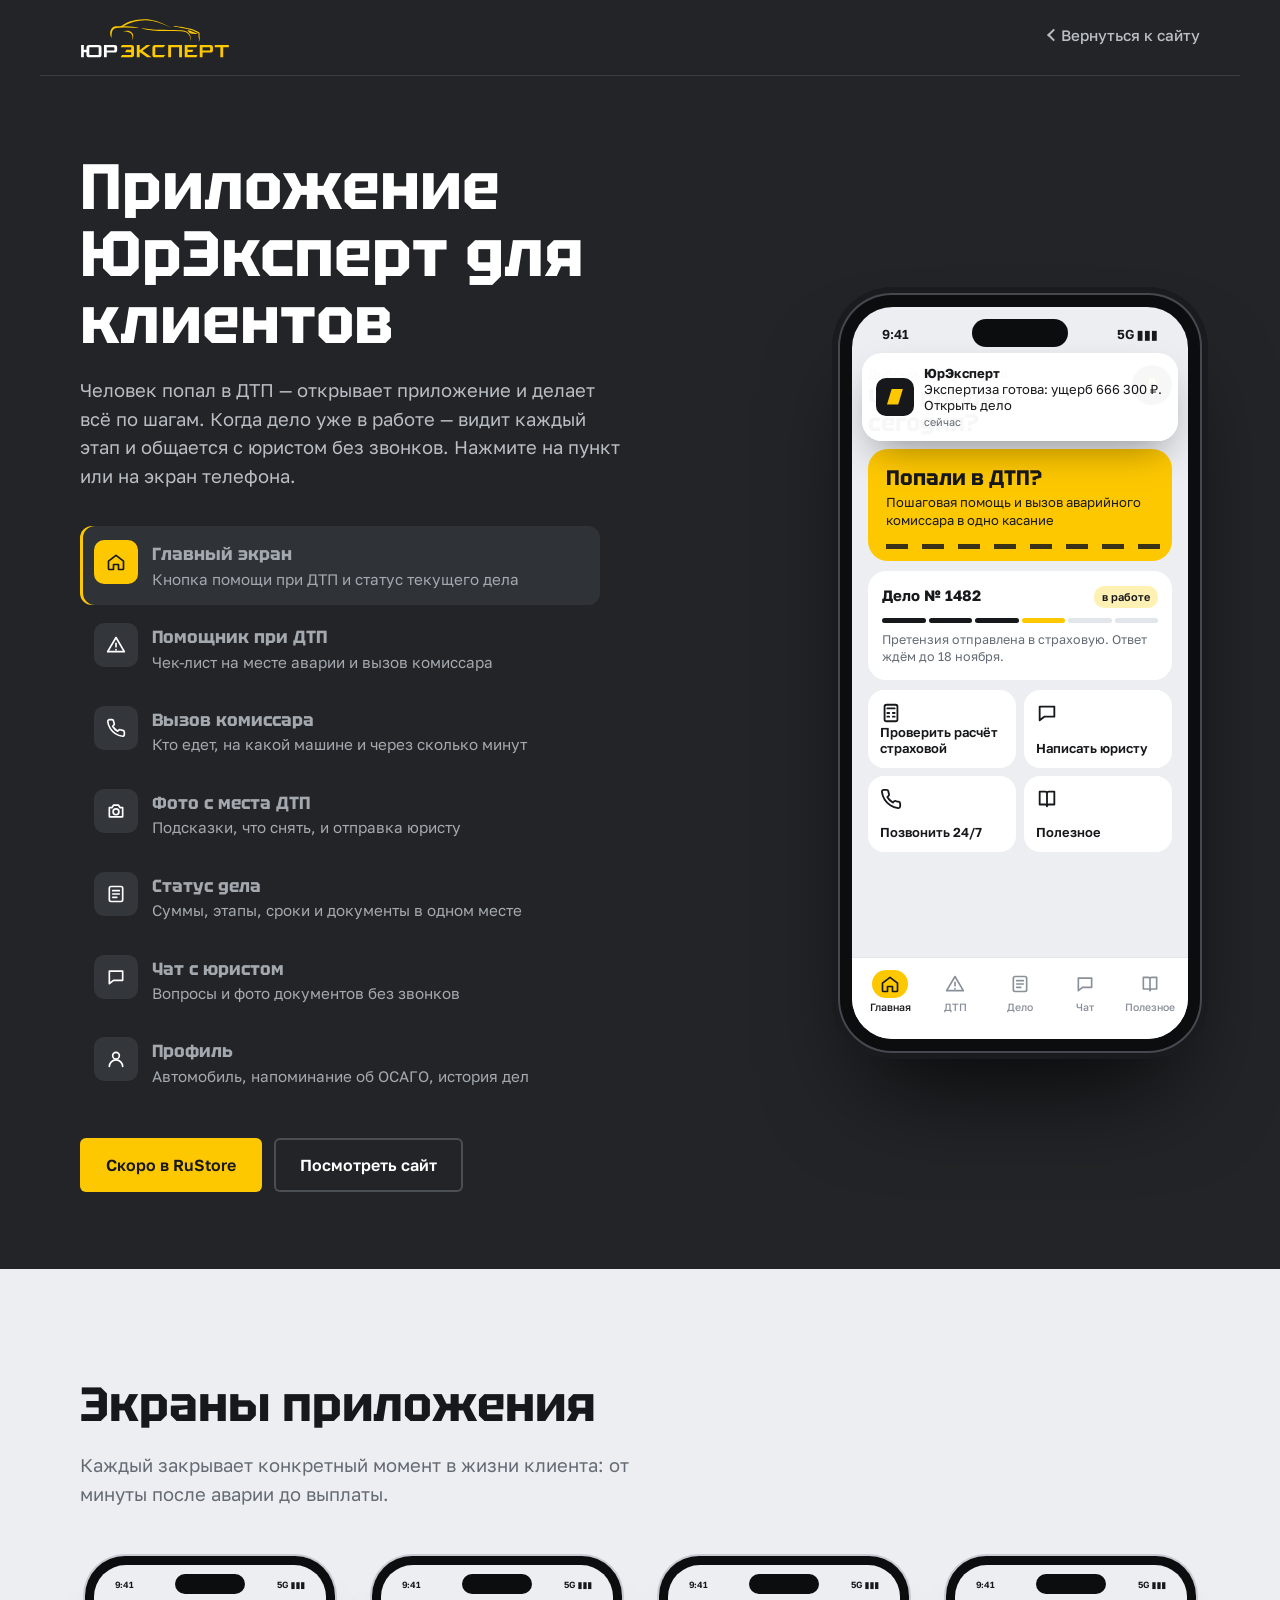
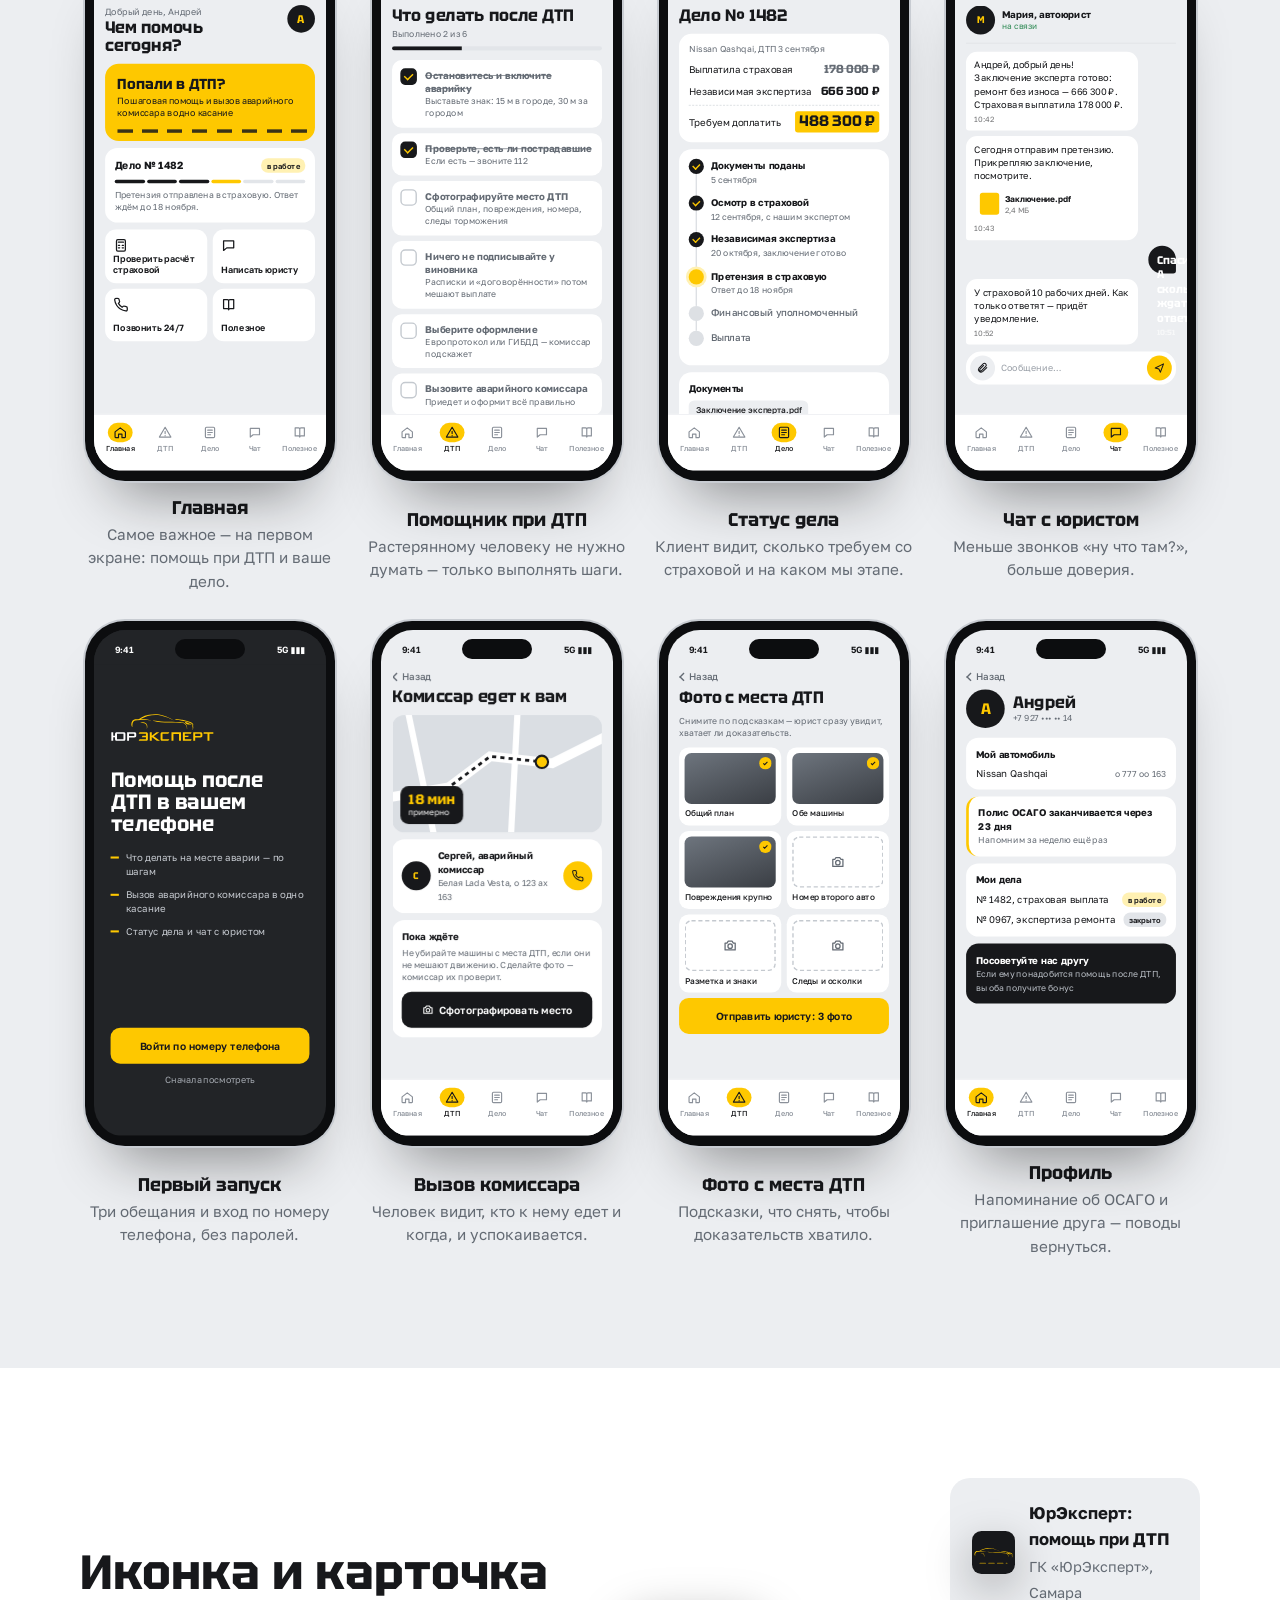
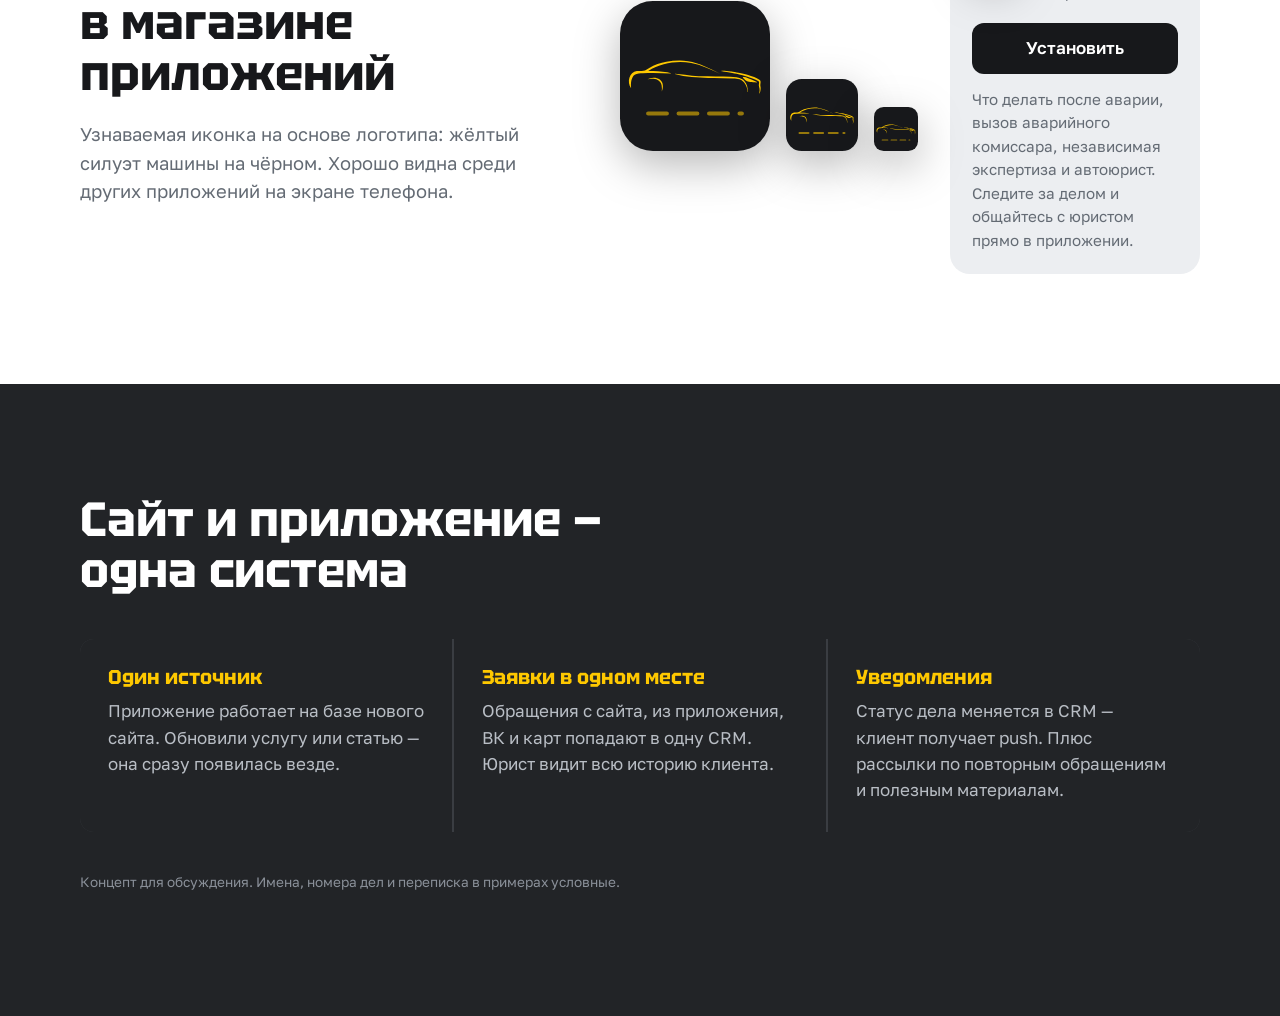
<file: app.html>
<!doctype html>
<html lang="ru">
<head>
<meta charset="utf-8">
<meta name="viewport" content="width=device-width, initial-scale=1, viewport-fit=cover">
<title>Приложение ЮрЭксперт — концепт</title>
<link rel="preconnect" href="https://fonts.googleapis.com">
<link rel="preconnect" href="https://fonts.gstatic.com" crossorigin>
<link href="https://fonts.googleapis.com/css2?family=Golos+Text:wght@400;500;600;700&family=Tektur:wght@500;600;700;800&display=swap" rel="stylesheet">
<link rel="stylesheet" href="assets/app.css">
</head>
<body>

<header class="top">
  <div class="wrap">
    <a class="logo" href="index.html" aria-label="ЮрЭксперт, на сайт"><img src="assets/logo-white.svg" alt=""></a>
    <a class="back" href="index.html">Вернуться к сайту</a>
  </div>
</header>

<section class="hero">
  <div class="wrap">
    <div>
      <h1>Приложение ЮрЭксперт для клиентов</h1>
      <p class="lead">Человек попал в ДТП — открывает приложение и делает всё по шагам. Когда дело уже в работе — видит каждый этап и общается с юристом без звонков. Нажмите на пункт или на экран телефона.</p>
      <ul class="feats" id="feats"></ul>
      <div class="store">
        <span class="btn btn-signal">Скоро в RuStore</span>
        <a class="btn btn-line" href="index.html">Посмотреть сайт</a>
      </div>
    </div>
    <div class="phone" id="live"></div>
  </div>
</section>

<section class="gallery">
  <div class="wrap">
    <h2>Экраны приложения</h2>
    <p class="lead">Каждый закрывает конкретный момент в жизни клиента: от минуты после аварии до выплаты.</p>
    <div class="shots" id="shots"></div>
  </div>
</section>

<section class="store-sec">
  <div class="wrap">
    <div>
      <h2>Иконка и карточка в магазине приложений</h2>
      <p class="lead">Узнаваемая иконка на основе логотипа: жёлтый силуэт машины на чёрном. Хорошо видна среди других приложений на экране телефона.</p>
    </div>
    <div class="store-row">
      <div class="icons">
        <div class="app-icon xl"><img src="assets/app-icon.svg" alt="Иконка приложения ЮрЭксперт"></div>
        <div class="app-icon md"><img src="assets/app-icon.svg" alt=""></div>
        <div class="app-icon sm"><img src="assets/app-icon.svg" alt=""></div>
      </div>
      <div class="listing">
        <div class="listing-top"><div class="app-icon md"><img src="assets/app-icon.svg" alt=""></div><div><b>ЮрЭксперт: помощь при ДТП</b><span>ГК «ЮрЭксперт», Самара</span></div></div>
        <div class="listing-btn">Установить</div>
        <p>Что делать после аварии, вызов аварийного комиссара, независимая экспертиза и автоюрист. Следите за делом и общайтесь с юристом прямо в приложении.</p>
      </div>
    </div>
  </div>
</section>

<section class="how">
  <div class="wrap">
    <h2>Сайт и приложение — одна система</h2>
    <div class="how-grid">
      <div><h3>Один источник</h3><p>Приложение работает на базе нового сайта. Обновили услугу или статью — она сразу появилась везде.</p></div>
      <div><h3>Заявки в одном месте</h3><p>Обращения с сайта, из приложения, ВК и карт попадают в одну CRM. Юрист видит всю историю клиента.</p></div>
      <div><h3>Уведомления</h3><p>Статус дела меняется в CRM — клиент получает push. Плюс рассылки по повторным обращениям и полезным материалам.</p></div>
    </div>
    <p class="note">Концепт для обсуждения. Имена, номера дел и переписка в примерах условные.</p>
  </div>
</section>

<script>
  const I = {
    home: '<path d="M3 11l9-7 9 7v9a1 1 0 0 1-1 1h-5v-6H9v6H4a1 1 0 0 1-1-1z"/>',
    dtp: '<path d="M12 3l10 17H2z"/><path d="M12 10v4M12 17.5v.5"/>',
    case: '<rect x="4" y="3" width="16" height="18" rx="2"/><path d="M8 8h8M8 12h8M8 16h5"/>',
    chat: '<path d="M4 5h16v11H9l-5 4z"/>',
    read: '<path d="M4 4h6a2 2 0 0 1 2 2v14a2 2 0 0 0-2-2H4zM20 4h-6a2 2 0 0 0-2 2v14a2 2 0 0 1 2-2h6z"/>',
    calc: '<rect x="5" y="3" width="14" height="18" rx="2"/><path d="M8 7h8M8 12h2M14 12h2M8 16h2M14 16h2"/>',
    phone: '<path d="M22 16.9v3a2 2 0 0 1-2.2 2 19.8 19.8 0 0 1-8.6-3.1 19.5 19.5 0 0 1-6-6A19.8 19.8 0 0 1 2.1 4.2 2 2 0 0 1 4.1 2h3a2 2 0 0 1 2 1.7c.1 1 .4 1.9.7 2.8a2 2 0 0 1-.5 2.1L8 9.9a16 16 0 0 0 6 6l1.3-1.3a2 2 0 0 1 2.1-.4c.9.3 1.8.6 2.8.7a2 2 0 0 1 1.7 2z"/>',
    cam: '<path d="M4 8h3l2-3h6l2 3h3v11H4z"/><circle cx="12" cy="13" r="3.5"/>',
    clip: '<path d="M20 11l-8 8a5 5 0 0 1-7-7l8-8a3.5 3.5 0 0 1 5 5l-8 8a2 2 0 0 1-3-3l7-7"/>',
    send: '<path d="M4 12l16-8-6 16-3-6z"/>',
    bell: '<path d="M6 16V11a6 6 0 0 1 12 0v5l2 2H4zM10 20a2 2 0 0 0 4 0"/>'
  };
  const ic = (k, s = 20) => `<svg width="${s}" height="${s}" viewBox="0 0 24 24" fill="none" stroke="#fff" stroke-width="2" stroke-linecap="round" stroke-linejoin="round">${I[k]}</svg>`;
  const icInk = (k, s = 20) => ic(k, s).replace('stroke="#fff"', 'stroke="currentColor"');

  const DTP_STEPS = [
    ["Остановитесь и включите аварийку", "Выставьте знак: 15 м в городе, 30 м за городом"],
    ["Проверьте, есть ли пострадавшие", "Если есть — звоните 112"],
    ["Сфотографируйте место ДТП", "Общий план, повреждения, номера, следы торможения"],
    ["Ничего не подписывайте у виновника", "Расписки и «договорённости» потом мешают выплате"],
    ["Выберите оформление", "Европротокол или ГИБДД — комиссар подскажет"],
    ["Вызовите аварийного комиссара", "Приедет и оформит всё правильно"]
  ];
  const state = { dtp: [true, true, false, false, false, false] };

  const SCREENS = {
    home: () => `
      <div class="hello-row"><div><div class="s-hello">Добрый день, Андрей</div>
      <div class="s-h">Чем помочь сегодня?</div></div><button class="me" data-go="profile" aria-label="Профиль">А</button></div>
      <button class="sos" data-go="dtp"><b>Попали в ДТП?</b><span>Пошаговая помощь и вызов аварийного комиссара в одно касание</span></button>
      <div class="card" data-go="case" style="cursor:pointer">
        <div class="case-top"><b>Дело № 1482</b><span class="pill">в работе</span></div>
        <div class="prog"><i class="on"></i><i class="on"></i><i class="on"></i><i class="now"></i><i></i><i></i></div>
        <div class="muted">Претензия отправлена в страховую. Ответ ждём до 18 ноября.</div>
      </div>
      <div class="grid2">
        <button class="tile">${icInk("calc", 22)}Проверить расчёт страховой</button>
        <button class="tile" data-go="chat">${icInk("chat", 22)}Написать юристу</button>
        <button class="tile">${icInk("phone", 22)}Позвонить 24/7</button>
        <button class="tile" data-go="read">${icInk("read", 22)}Полезное</button>
      </div>`,
    dtp: () => {
      const done = state.dtp.filter(Boolean).length;
      return `
      <div class="steps-h"><div class="s-h" style="margin-bottom:0">Что делать после ДТП</div></div>
      <div class="muted" style="margin-top:6px">Выполнено ${done} из ${DTP_STEPS.length}</div>
      <div class="meter"><i style="width:${done / DTP_STEPS.length * 100}%"></i></div>
      ${DTP_STEPS.map((s, i) => `<button class="check" role="checkbox" aria-checked="${state.dtp[i]}" data-step="${i}"><span class="box"></span><span><b>${s[0]}</b><span>${s[1]}</span></span></button>`).join("")}
      <button class="big-btn ink" data-go="photo">${ic("cam", 18)}Сфотографировать место</button>
      <button class="big-btn sig" data-go="komissar">${icInk("phone", 18)}Вызвать комиссара</button>`;
    },
    komissar: () => `
      <button class="back" data-go="dtp">Назад</button>
      <div class="s-h">Комиссар едет к вам</div>
      <div class="route">
        <svg viewBox="0 0 300 170" aria-hidden="true"><path d="M-10 120 L80 105 L140 60 L230 70 L310 30" stroke="#fff" stroke-width="14" fill="none"/><path d="M20 -10 L60 180 M180 -10 L170 180" stroke="#fff" stroke-width="9" fill="none"/>
          <path class="route-line" d="M40 118 L80 105 L140 60 L215 68" stroke="#17181B" stroke-width="4" fill="none" stroke-dasharray="6 6"/>
          <circle cx="215" cy="68" r="9" fill="#FEC800" stroke="#17181B" stroke-width="3"/><circle class="car-dot" cx="40" cy="118" r="7" fill="#17181B"/></svg>
        <div class="eta"><b>18 мин</b>примерно</div>
      </div>
      <div class="card agent"><div class="ava">С</div><div><b>Сергей, аварийный комиссар</b><span class="muted">Белая Lada Vesta, о 123 ах 163</span></div><button class="call" aria-label="Позвонить комиссару">${icInk("phone", 18)}</button></div>
      <div class="card"><b style="display:block;margin-bottom:6px">Пока ждёте</b>
        <div class="muted">Не убирайте машины с места ДТП, если они не мешают движению. Сделайте фото — комиссар их проверит.</div>
        <button class="big-btn ink" data-go="photo" style="margin-top:12px">${ic("cam", 18)}Сфотографировать место</button></div>`,
    photo: () => `
      <button class="back" data-go="dtp">Назад</button>
      <div class="s-h">Фото с места ДТП</div>
      <div class="muted" style="margin-bottom:12px">Снимите по подсказкам — юрист сразу увидит, хватает ли доказательств.</div>
      <div class="shots-grid">
        ${[["Общий план", 1], ["Обе машины", 1], ["Повреждения крупно", 1], ["Номер второго авто", 0], ["Разметка и знаки", 0], ["Следы и осколки", 0]]
          .map(([t, ok]) => `<div class="slot ${ok ? "ok" : ""}"><span class="ph">${ok ? "" : icInk("cam", 22)}</span><b>${t}</b></div>`).join("")}
      </div>
      <button class="big-btn sig" data-go="chat">Отправить юристу: 3 фото</button>`,
    profile: () => `
      <button class="back" data-go="home">Назад</button>
      <div class="profile-top"><div class="ava big">А</div><div><div class="s-h" style="margin:0">Андрей</div><span class="muted">+7 927 ••• •• 14</span></div></div>
      <div class="card"><b style="display:block;margin-bottom:8px">Мой автомобиль</b><div class="sum-row"><span>Nissan Qashqai</span><span class="muted">о 777 оо 163</span></div></div>
      <div class="card remind"><b>Полис ОСАГО заканчивается через 23 дня</b><span class="muted">Напомним за неделю ещё раз</span></div>
      <div class="card"><b style="display:block;margin-bottom:8px">Мои дела</b>
        <div class="sum-row"><span>№ 1482, страховая выплата</span><span class="pill">в работе</span></div>
        <div class="sum-row" style="margin-top:8px"><span>№ 0967, экспертиза ремонта</span><span class="pill done-pill">закрыто</span></div></div>
      <div class="card invite"><b>Посоветуйте нас другу</b><span>Если ему понадобится помощь после ДТП, вы оба получите бонус</span></div>`,
    onboarding: () => `
      <div class="onb">
        <img src="assets/logo-white.svg" alt="" class="onb-logo">
        <div class="onb-h">Помощь после ДТП в вашем телефоне</div>
        <ul><li>Что делать на месте аварии — по шагам</li><li>Вызов аварийного комиссара в одно касание</li><li>Статус дела и чат с юристом</li></ul>
        <button class="big-btn sig">Войти по номеру телефона</button>
        <span class="onb-skip">Сначала посмотреть</span>
      </div>`,
    case: () => `
      <div class="s-h">Дело № 1482</div>
      <div class="card">
        <div class="muted" style="margin-bottom:8px">Nissan Qashqai, ДТП 3 сентября</div>
        <div class="sums">
          <div class="sum-row ins"><span>Выплатила страховая</span><b>178 000 ₽</b></div>
          <div class="sum-row"><span>Независимая экспертиза</span><b>666 300 ₽</b></div>
          <div class="sum-row claim"><span>Требуем доплатить</span><b>488 300 ₽</b></div>
        </div>
      </div>
      <div class="card">
        <ul class="tl">
          <li class="done"><span class="nd"></span><div><b>Документы поданы</b><span class="muted">5 сентября</span></div></li>
          <li class="done"><span class="nd"></span><div><b>Осмотр в страховой</b><span class="muted">12 сентября, с нашим экспертом</span></div></li>
          <li class="done"><span class="nd"></span><div><b>Независимая экспертиза</b><span class="muted">20 октября, заключение готово</span></div></li>
          <li class="now"><span class="nd"></span><div><b>Претензия в страховую</b><span class="muted">Ответ до 18 ноября</span></div></li>
          <li class="later"><span class="nd"></span><div><b>Финансовый уполномоченный</b></div></li>
          <li class="later"><span class="nd"></span><div><b>Выплата</b></div></li>
        </ul>
      </div>
      <div class="card"><b style="display:block;margin-bottom:8px">Документы</b><div class="docs"><span>Заключение эксперта.pdf</span><span>Претензия.pdf</span><span>Акт осмотра</span><span>Фото, 24</span></div></div>`,
    chat: () => `
      <div class="chat-head"><div class="ava">М</div><div><b>Мария, автоюрист</b><div class="online">на связи</div></div></div>
      <div class="msg them">Андрей, добрый день! Заключение эксперта готово: ремонт без износа — 666 300 ₽. Страховая выплатила 178 000 ₽.<small>10:42</small></div>
      <div class="msg them">Сегодня отправим претензию. Прикрепляю заключение, посмотрите.<div class="file"><i></i><div><b style="font-size:12px">Заключение.pdf</b><div style="font-size:11px;opacity:.6">2,4 МБ</div></div></div><small>10:43</small></div>
      <div class="msg me">Спасибо! А сколько ждать ответа?<small>10:51</small></div>
      <div class="msg them">У страховой 10 рабочих дней. Как только ответят — придёт уведомление.<small>10:52</small></div>
      <div class="composer"><i>${icInk("clip", 18)}</i><span>Сообщение…</span><i>${icInk("send", 18)}</i></div>`,
    read: () => `
      <div class="s-h">Полезное</div>
      ${[["Что делать на месте ДТП", "4 минуты"], ["Европротокол: когда можно без ГИБДД", "5 минут"], ["Виновник скрылся с места аварии", "6 минут"], ["Как получить деньги за яму на дороге", "5 минут"], ["Нет полиса ОСАГО у виновника", "4 минуты"], ["ДТП с пострадавшими", "7 минут"]]
        .map(a => `<div class="card article"><div class="thumb"></div><div><b style="display:block">${a[0]}</b><span class="muted">${a[1]}</span></div></div>`).join("")}`
  };
  const TABS = [["home", "Главная"], ["dtp", "ДТП"], ["case", "Дело"], ["chat", "Чат"], ["read", "Полезное"]];

  function phoneHTML(active, withPush) {
    return `<div class="screen">
      <div class="status"><span>9:41</span><span>5G ▮▮▮</span></div>
      ${withPush ? `<button class="push" data-go="case"><span class="app-ic"></span><span><b>ЮрЭксперт</b>Экспертиза готова: ущерб 666 300 ₽. Открыть дело<br><small>сейчас</small></span></button>` : ""}
      <div class="view"><div class="anim">${SCREENS[active]()}</div></div>
      ${active === "onboarding" ? "" : `<nav class="tabbar" role="tablist">${TABS.map(([k, l]) => `<button role="tab" data-go="${k}" aria-selected="${k === tabOf(active)}"><span class="dot">${icInk(k, 20)}</span>${l}</button>`).join("")}</nav>`}
    </div>`;
  }
  // Sub-screens keep their parent tab highlighted
  const tabOf = s => ({ komissar: "dtp", photo: "dtp", profile: "home" })[s] || s;

  // Live phone
  const live = document.getElementById("live");
  let current = "home";
  function render(tab) {
    current = tab;
    live.querySelector(".push")?.classList.remove("show");
    const view = live.querySelector(".view");
    if (view) {
      view.innerHTML = `<div class="anim">${SCREENS[tab]()}</div>`;
      view.scrollTop = 0;
      live.querySelectorAll(".tabbar button").forEach(b => b.setAttribute("aria-selected", String(b.dataset.go === tabOf(tab))));
    } else {
      live.innerHTML = phoneHTML(tab, true);
    }
    document.querySelectorAll("#feats button").forEach(b => b.setAttribute("aria-pressed", String(b.dataset.go === tab)));
  }
  live.addEventListener("click", e => {
    const step = e.target.closest("[data-step]");
    if (step) {
      const i = +step.dataset.step;
      state.dtp[i] = !state.dtp[i];
      const view = live.querySelector(".view"), y = view.scrollTop;
      view.innerHTML = `<div>${SCREENS.dtp()}</div>`;
      view.scrollTop = y;
      return;
    }
    const go = e.target.closest("[data-go]");
    if (go) {
      if (go.classList.contains("push")) go.classList.remove("show");
      render(go.dataset.go);
    }
  });
  render("home");
  setTimeout(() => {
    const push = live.querySelector(".push");
    if (current !== "home" || !push) return;
    push.classList.add("show");
    setTimeout(() => push.classList.remove("show"), 6000);
  }, 1600);

  // Feature list drives the phone
  const FEATS = [
    ["home", "Главный экран", "Кнопка помощи при ДТП и статус текущего дела"],
    ["dtp", "Помощник при ДТП", "Чек-лист на месте аварии и вызов комиссара"],
    ["komissar", "Вызов комиссара", "Кто едет, на какой машине и через сколько минут"],
    ["photo", "Фото с места ДТП", "Подсказки, что снять, и отправка юристу"],
    ["case", "Статус дела", "Суммы, этапы, сроки и документы в одном месте"],
    ["chat", "Чат с юристом", "Вопросы и фото документов без звонков"],
    ["profile", "Профиль", "Автомобиль, напоминание об ОСАГО, история дел"]
  ];
  I.komissar = I.phone; I.photo = I.cam;
  I.profile = '<circle cx="12" cy="8" r="4"/><path d="M4 21c0-4.4 3.6-8 8-8s8 3.6 8 8"/>';
  document.getElementById("feats").innerHTML = FEATS.map(([k, t, d]) =>
    `<li><button data-go="${k}" aria-pressed="${k === "home"}"><i>${ic(k, 20)}</i><span><b>${t}</b><span>${d}</span></span></button></li>`).join("");
  document.getElementById("feats").addEventListener("click", e => {
    const b = e.target.closest("[data-go]"); if (b) render(b.dataset.go);
  });

  // Gallery
  const SHOTS = [
    ["home", "Главная", "Самое важное — на первом экране: помощь при ДТП и ваше дело."],
    ["dtp", "Помощник при ДТП", "Растерянному человеку не нужно думать — только выполнять шаги."],
    ["case", "Статус дела", "Клиент видит, сколько требуем со страховой и на каком мы этапе."],
    ["chat", "Чат с юристом", "Меньше звонков «ну что там?», больше доверия."],
    ["onboarding", "Первый запуск", "Три обещания и вход по номеру телефона, без паролей."],
    ["komissar", "Вызов комиссара", "Человек видит, кто к нему едет и когда, и успокаивается."],
    ["photo", "Фото с места ДТП", "Подсказки, что снять, чтобы доказательств хватило."],
    ["profile", "Профиль", "Напоминание об ОСАГО и приглашение друга — поводы вернуться."]
  ];
  document.getElementById("shots").innerHTML = SHOTS.map(([k, t, d]) => `
    <div class="shot"><div class="phone" aria-hidden="true"><div class="shot-scale"><div class="shot-inner">${phoneHTML(k, false)}</div></div></div>
    <div><h3>${t}</h3><p>${d}</p></div></div>`).join("");
</script>
</body>
</html>
</file>
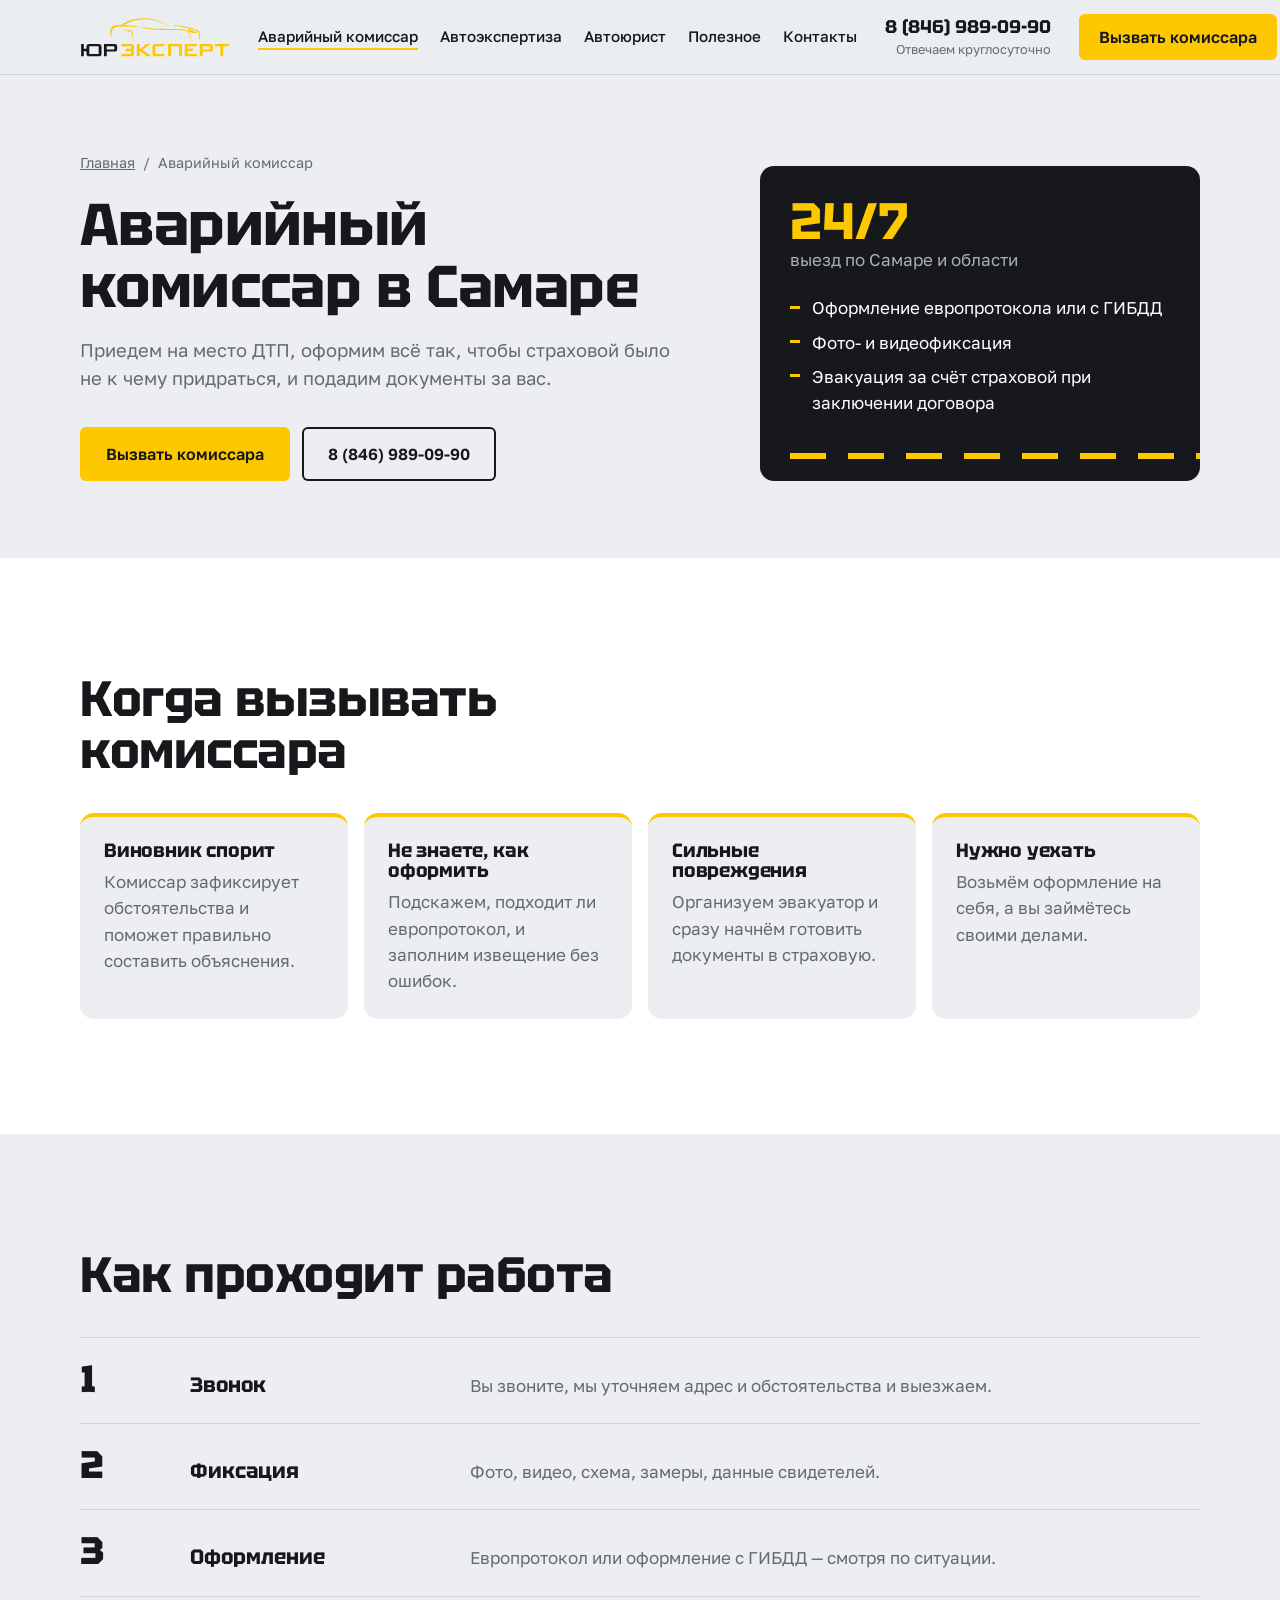
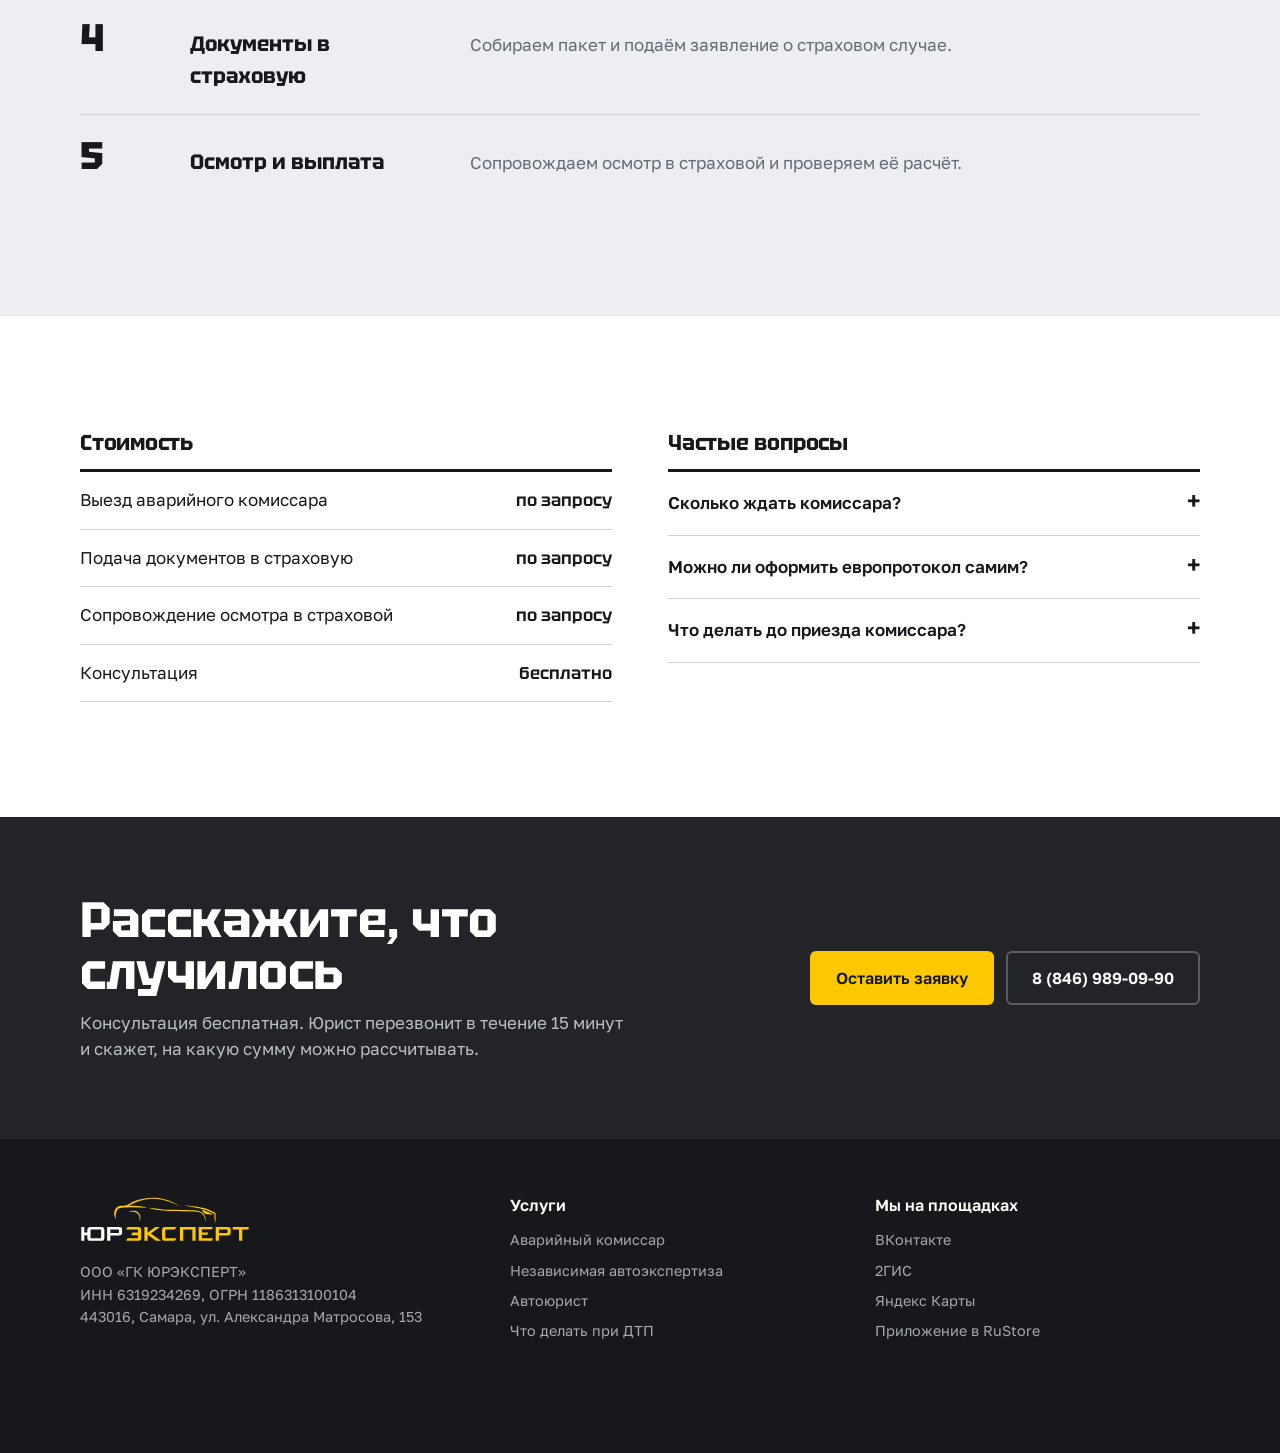
<file: avarijnyj-komissar.html>
<!doctype html>
<html lang="ru">
<head>
<meta charset="utf-8">
<meta name="viewport" content="width=device-width, initial-scale=1, viewport-fit=cover">
<title>Аварийный комиссар в Самаре — выезд 24/7 | ЮрЭксперт</title>
<meta name="description" content="Выезд аварийного комиссара в Самаре и области круглосуточно. Оформим ДТП, европротокол или с ГИБДД, подадим документы в страховую.">
<link rel="preconnect" href="https://fonts.googleapis.com">
<link rel="preconnect" href="https://fonts.gstatic.com" crossorigin>
<link href="https://fonts.googleapis.com/css2?family=Golos+Text:wght@400;500;600;700&family=Tektur:wght@500;600;700;800&display=swap" rel="stylesheet">
<link rel="stylesheet" href="assets/site.css">
</head>
<body>
<header class="top">
  <div class="wrap">
    <a class="logo" href="index.html" aria-label="ЮрЭксперт, на главную"><img src="assets/logo.svg" alt=""></a>
    <nav class="nav" aria-label="Разделы">
      <a href="avarijnyj-komissar.html" aria-current="page">Аварийный комиссар</a>
      <a href="avtoekspertiza.html">Автоэкспертиза</a>
      <a href="avtoyurist.html">Автоюрист</a>
      <a href="statya-chto-delat-pri-dtp.html">Полезное</a>
      <a href="index.html#contact">Контакты</a>
    </nav>
    <a class="top-phone" href="tel:+78469890990"><b>8 (846) 989-09-90</b><span>Отвечаем круглосуточно</span></a>
    <a class="btn btn-signal" href="index.html#contact">Вызвать комиссара</a>
    <a class="top-call" href="tel:+78469890990" aria-label="Позвонить в ЮрЭксперт">
      <svg width="22" height="22" viewBox="0 0 24 24" fill="none" stroke="#17181B" stroke-width="2.2" stroke-linecap="round" stroke-linejoin="round"><path d="M22 16.9v3a2 2 0 0 1-2.2 2 19.8 19.8 0 0 1-8.6-3.1 19.5 19.5 0 0 1-6-6A19.8 19.8 0 0 1 2.1 4.2 2 2 0 0 1 4.1 2h3a2 2 0 0 1 2 1.7c.1 1 .4 1.9.7 2.8a2 2 0 0 1-.5 2.1L8 9.9a16 16 0 0 0 6 6l1.3-1.3a2 2 0 0 1 2.1-.4c.9.3 1.8.6 2.8.7a2 2 0 0 1 1.7 2z"/></svg>
    </a>
  </div>
</header>
<main>

<section class="page-hero">
  <div class="wrap">
    <div>
      <nav class="crumbs" aria-label="Навигация"><a href="index.html">Главная</a><span>/</span>Аварийный комиссар</nav>
      <h1>Аварийный комиссар в Самаре</h1>
      <p class="lead">Приедем на место ДТП, оформим всё так, чтобы страховой было не к чему придраться, и подадим документы за вас.</p>
      <div class="hero-actions"><a class="btn btn-signal" href="index.html#contact">Вызвать комиссара</a><a class="btn btn-ghost" href="tel:+78469890990">8 (846) 989-09-90</a></div>
    </div>
    <aside class="fact">
      <b>24/7</b>
      <span>выезд по Самаре и области</span>
      <ul><li>Оформление европротокола или с ГИБДД</li><li>Фото- и видеофиксация</li><li>Эвакуация за счёт страховой при заключении договора</li></ul>
    </aside>
  </div>
</section>
<section class="when">
  <div class="wrap">
    <h2>Когда вызывать комиссара</h2>
    <div class="when-grid"><div class="when-item"><h3>Виновник спорит</h3><p>Комиссар зафиксирует обстоятельства и поможет правильно составить объяснения.</p></div><div class="when-item"><h3>Не знаете, как оформить</h3><p>Подскажем, подходит ли европротокол, и заполним извещение без ошибок.</p></div><div class="when-item"><h3>Сильные повреждения</h3><p>Организуем эвакуатор и сразу начнём готовить документы в страховую.</p></div><div class="when-item"><h3>Нужно уехать</h3><p>Возьмём оформление на себя, а вы займётесь своими делами.</p></div></div>
  </div>
</section>
<section class="flow">
  <div class="wrap">
    <h2>Как проходит работа</h2>
    <ol class="flow-list"><li><b>Звонок</b><span>Вы звоните, мы уточняем адрес и обстоятельства и выезжаем.</span></li><li><b>Фиксация</b><span>Фото, видео, схема, замеры, данные свидетелей.</span></li><li><b>Оформление</b><span>Европротокол или оформление с ГИБДД — смотря по ситуации.</span></li><li><b>Документы в страховую</b><span>Собираем пакет и подаём заявление о страховом случае.</span></li><li><b>Осмотр и выплата</b><span>Сопровождаем осмотр в страховой и проверяем её расчёт.</span></li></ol>
  </div>
</section>
<section class="prices">
  <div class="wrap two">
    <div class="price-col"><h3>Стоимость</h3><dl><div><dt>Выезд аварийного комиссара</dt><dd>по запросу</dd></div><div><dt>Подача документов в страховую</dt><dd>по запросу</dd></div><div><dt>Сопровождение осмотра в страховой</dt><dd>по запросу</dd></div><div><dt>Консультация</dt><dd>бесплатно</dd></div></dl></div>
    <div class="faq"><h3>Частые вопросы</h3><details><summary>Сколько ждать комиссара?</summary><p>Время зависит от района и загрузки дорог. Точное время назовём при звонке.</p></details><details><summary>Можно ли оформить европротокол самим?</summary><p>Можно, если нет пострадавших, участников двое и нет разногласий. Если сомневаетесь — лучше позвонить: ошибки в извещении потом мешают выплате.</p></details><details><summary>Что делать до приезда комиссара?</summary><p>Включите аварийку, выставьте знак, сфотографируйте место и ничего не подписывайте у второго участника.</p></details></div>
  </div>
</section>
</main>
<section class="cta-band">
  <div class="wrap">
    <div>
      <h2>Расскажите, что случилось</h2>
      <p>Консультация бесплатная. Юрист перезвонит в течение 15 минут и скажет, на какую сумму можно рассчитывать.</p>
    </div>
    <div class="cta-actions">
      <a class="btn btn-signal" href="index.html#contact">Оставить заявку</a>
      <a class="btn btn-ghost-light" href="tel:+78469890990">8 (846) 989-09-90</a>
    </div>
  </div>
</section>
<footer>
  <div class="wrap">
    <div>
      <span class="logo"><img src="assets/logo-white.svg" alt=""></span>
      <p>ООО «ГК ЮРЭКСПЕРТ»<br>ИНН 6319234269, ОГРН 1186313100104<br>443016, Самара, ул. Александра Матросова, 153</p>
    </div>
    <div>
      <h4>Услуги</h4>
      <ul><li><a href="avarijnyj-komissar.html">Аварийный комиссар</a></li><li><a href="avtoekspertiza.html">Независимая автоэкспертиза</a></li><li><a href="avtoyurist.html">Автоюрист</a></li><li><a href="statya-chto-delat-pri-dtp.html">Что делать при ДТП</a></li></ul>
    </div>
    <div>
      <h4>Мы на площадках</h4>
      <ul><li><a href="https://vk.ru/club111773402" target="_blank" rel="noopener">ВКонтакте</a></li><li><a href="https://2gis.ru/samara/firm/70000001034983010" target="_blank" rel="noopener">2ГИС</a></li><li><a href="https://jurekspert.clients.site/" target="_blank" rel="noopener">Яндекс Карты</a></li><li><a href="app.html">Приложение в RuStore</a></li></ul>
    </div>
  </div>
</footer>
<div class="callbar">
  <a class="btn btn-ghost" href="tel:+78469890990">Позвонить</a>
  <a class="btn btn-signal" href="index.html#contact">Вызвать комиссара</a>
</div>
</body>
</html>
</file>
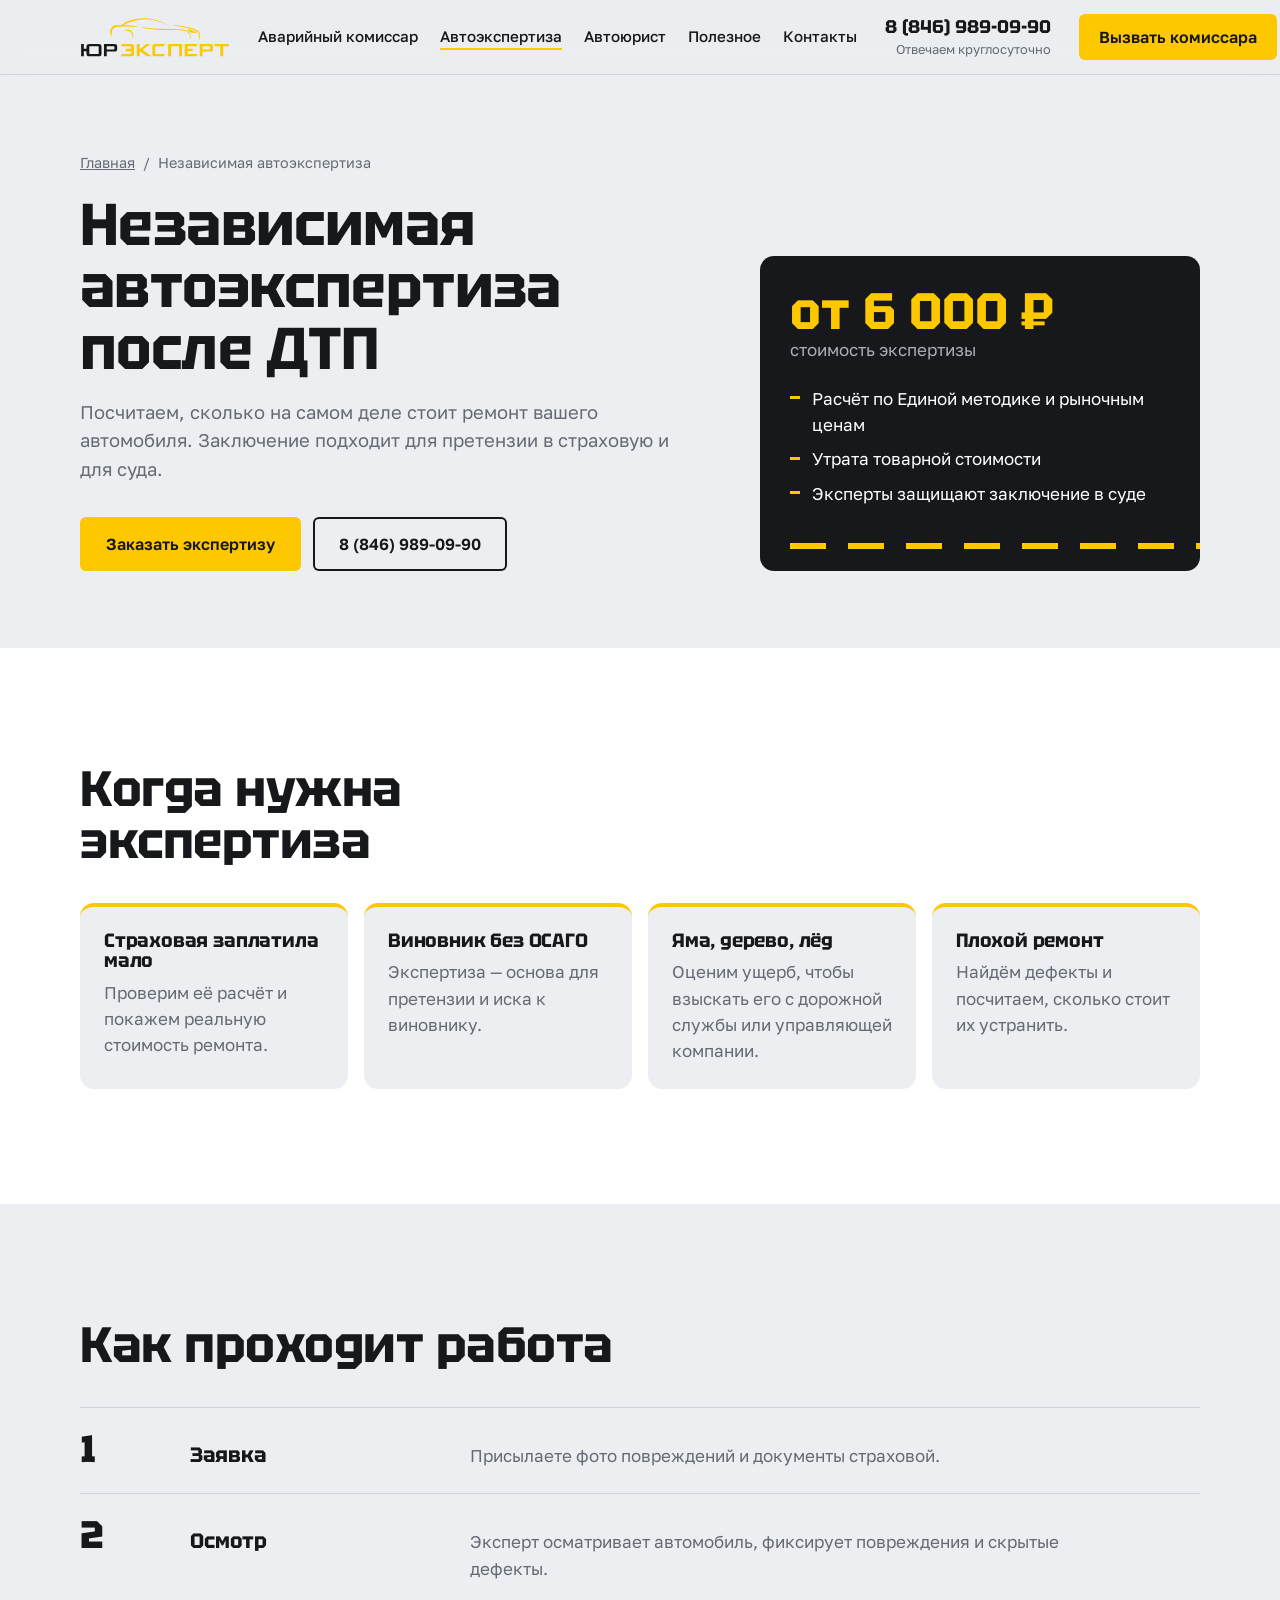
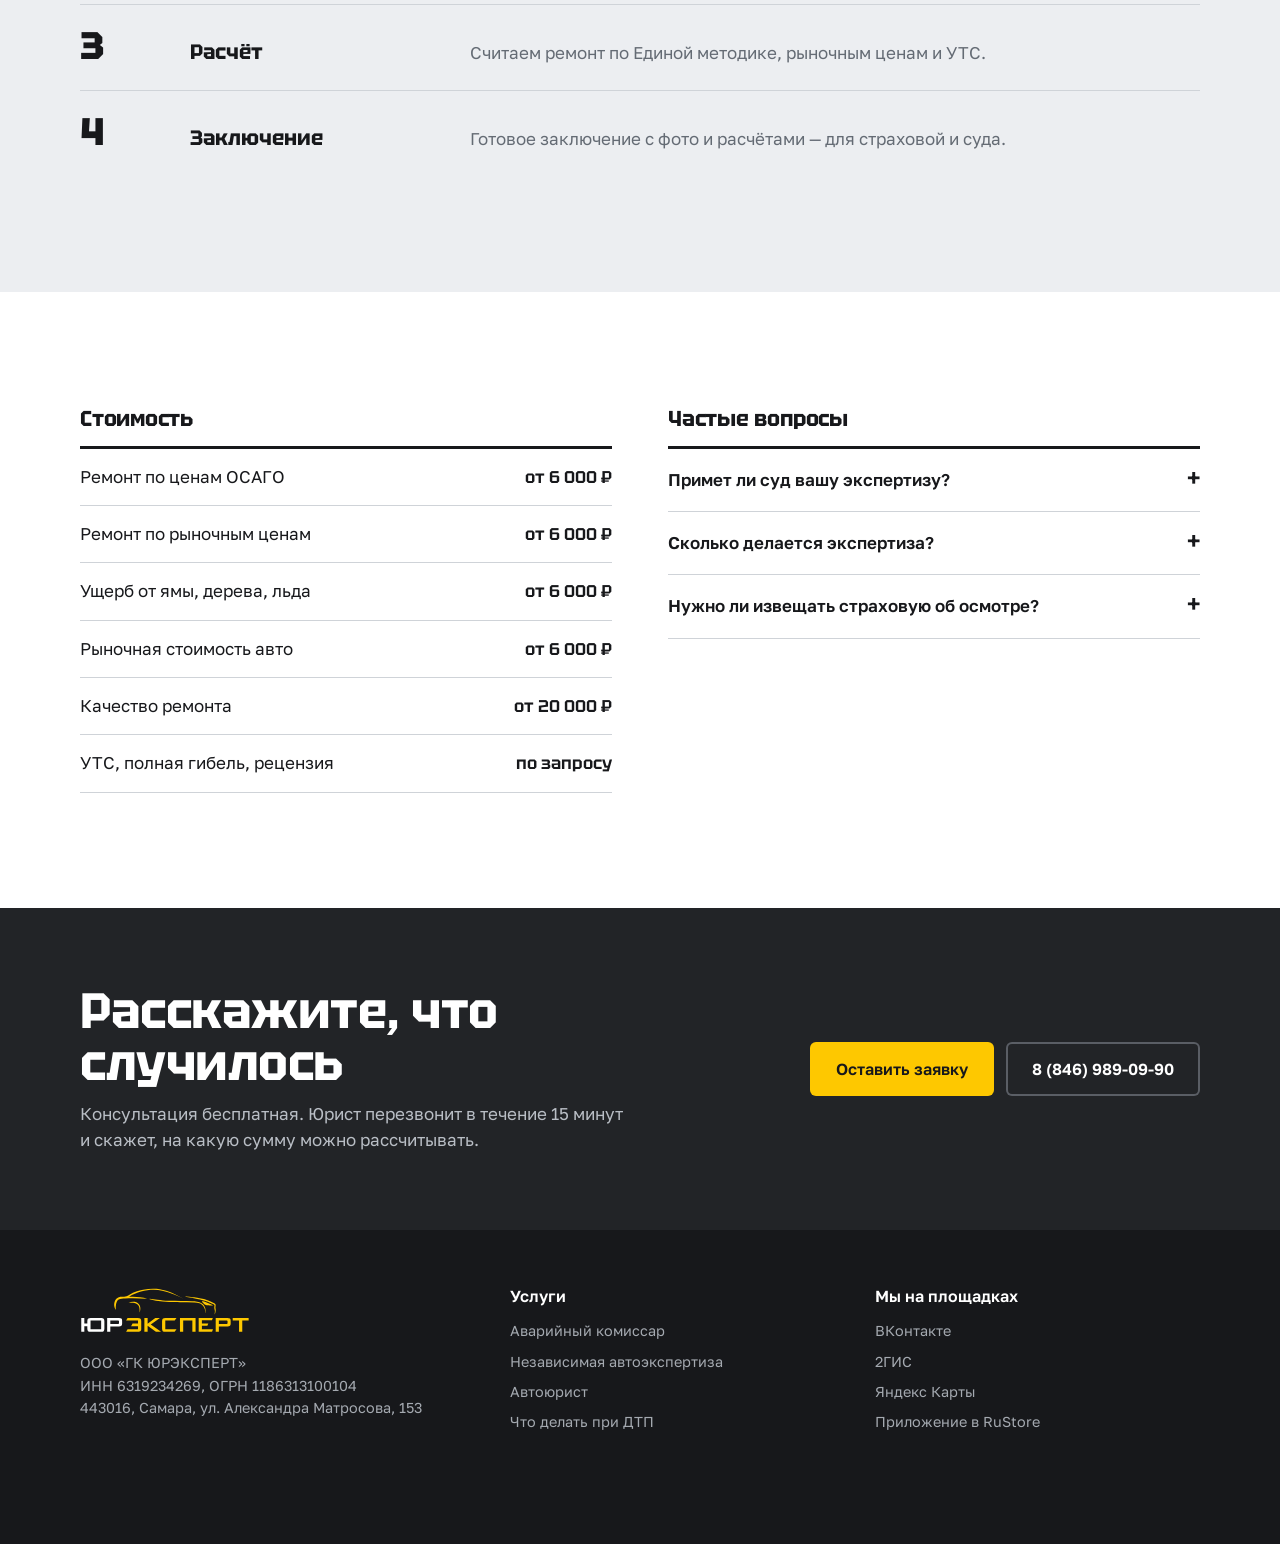
<file: avtoekspertiza.html>
<!doctype html>
<html lang="ru">
<head>
<meta charset="utf-8">
<meta name="viewport" content="width=device-width, initial-scale=1, viewport-fit=cover">
<title>Независимая автоэкспертиза после ДТП в Самаре от 6 000 ₽ | ЮрЭксперт</title>
<meta name="description" content="Независимая экспертиза ущерба автомобиля после ДТП в Самаре: ремонт по Единой методике и рыночным ценам, УТС, полная гибель, качество ремонта.">
<link rel="preconnect" href="https://fonts.googleapis.com">
<link rel="preconnect" href="https://fonts.gstatic.com" crossorigin>
<link href="https://fonts.googleapis.com/css2?family=Golos+Text:wght@400;500;600;700&family=Tektur:wght@500;600;700;800&display=swap" rel="stylesheet">
<link rel="stylesheet" href="assets/site.css">
</head>
<body>
<header class="top">
  <div class="wrap">
    <a class="logo" href="index.html" aria-label="ЮрЭксперт, на главную"><img src="assets/logo.svg" alt=""></a>
    <nav class="nav" aria-label="Разделы">
      <a href="avarijnyj-komissar.html">Аварийный комиссар</a>
      <a href="avtoekspertiza.html" aria-current="page">Автоэкспертиза</a>
      <a href="avtoyurist.html">Автоюрист</a>
      <a href="statya-chto-delat-pri-dtp.html">Полезное</a>
      <a href="index.html#contact">Контакты</a>
    </nav>
    <a class="top-phone" href="tel:+78469890990"><b>8 (846) 989-09-90</b><span>Отвечаем круглосуточно</span></a>
    <a class="btn btn-signal" href="index.html#contact">Вызвать комиссара</a>
    <a class="top-call" href="tel:+78469890990" aria-label="Позвонить в ЮрЭксперт">
      <svg width="22" height="22" viewBox="0 0 24 24" fill="none" stroke="#17181B" stroke-width="2.2" stroke-linecap="round" stroke-linejoin="round"><path d="M22 16.9v3a2 2 0 0 1-2.2 2 19.8 19.8 0 0 1-8.6-3.1 19.5 19.5 0 0 1-6-6A19.8 19.8 0 0 1 2.1 4.2 2 2 0 0 1 4.1 2h3a2 2 0 0 1 2 1.7c.1 1 .4 1.9.7 2.8a2 2 0 0 1-.5 2.1L8 9.9a16 16 0 0 0 6 6l1.3-1.3a2 2 0 0 1 2.1-.4c.9.3 1.8.6 2.8.7a2 2 0 0 1 1.7 2z"/></svg>
    </a>
  </div>
</header>
<main>

<section class="page-hero">
  <div class="wrap">
    <div>
      <nav class="crumbs" aria-label="Навигация"><a href="index.html">Главная</a><span>/</span>Независимая автоэкспертиза</nav>
      <h1>Независимая автоэкспертиза после ДТП</h1>
      <p class="lead">Посчитаем, сколько на самом деле стоит ремонт вашего автомобиля. Заключение подходит для претензии в страховую и для суда.</p>
      <div class="hero-actions"><a class="btn btn-signal" href="index.html#contact">Заказать экспертизу</a><a class="btn btn-ghost" href="tel:+78469890990">8 (846) 989-09-90</a></div>
    </div>
    <aside class="fact">
      <b>от 6 000 ₽</b>
      <span>стоимость экспертизы</span>
      <ul><li>Расчёт по Единой методике и рыночным ценам</li><li>Утрата товарной стоимости</li><li>Эксперты защищают заключение в суде</li></ul>
    </aside>
  </div>
</section>
<section class="when">
  <div class="wrap">
    <h2>Когда нужна экспертиза</h2>
    <div class="when-grid"><div class="when-item"><h3>Страховая заплатила мало</h3><p>Проверим её расчёт и покажем реальную стоимость ремонта.</p></div><div class="when-item"><h3>Виновник без ОСАГО</h3><p>Экспертиза — основа для претензии и иска к виновнику.</p></div><div class="when-item"><h3>Яма, дерево, лёд</h3><p>Оценим ущерб, чтобы взыскать его с дорожной службы или управляющей компании.</p></div><div class="when-item"><h3>Плохой ремонт</h3><p>Найдём дефекты и посчитаем, сколько стоит их устранить.</p></div></div>
  </div>
</section>
<section class="flow">
  <div class="wrap">
    <h2>Как проходит работа</h2>
    <ol class="flow-list"><li><b>Заявка</b><span>Присылаете фото повреждений и документы страховой.</span></li><li><b>Осмотр</b><span>Эксперт осматривает автомобиль, фиксирует повреждения и скрытые дефекты.</span></li><li><b>Расчёт</b><span>Считаем ремонт по Единой методике, рыночным ценам и УТС.</span></li><li><b>Заключение</b><span>Готовое заключение с фото и расчётами — для страховой и суда.</span></li></ol>
  </div>
</section>
<section class="prices">
  <div class="wrap two">
    <div class="price-col"><h3>Стоимость</h3><dl><div><dt>Ремонт по ценам ОСАГО</dt><dd>от 6 000 ₽</dd></div><div><dt>Ремонт по рыночным ценам</dt><dd>от 6 000 ₽</dd></div><div><dt>Ущерб от ямы, дерева, льда</dt><dd>от 6 000 ₽</dd></div><div><dt>Рыночная стоимость авто</dt><dd>от 6 000 ₽</dd></div><div><dt>Качество ремонта</dt><dd>от 20 000 ₽</dd></div><div><dt>УТС, полная гибель, рецензия</dt><dd>по запросу</dd></div></dl></div>
    <div class="faq"><h3>Частые вопросы</h3><details><summary>Примет ли суд вашу экспертизу?</summary><p>Экспертные заключения используются как доказательства в суде; их значение суд оценивает с учётом обстоятельств дела. Наши эксперты готовы защищать заключение.</p></details><details><summary>Сколько делается экспертиза?</summary><p>Обычно несколько рабочих дней после осмотра. Срок назовём, когда увидим автомобиль.</p></details><details><summary>Нужно ли извещать страховую об осмотре?</summary><p>Да, в большинстве случаев. Мы подскажем, как и когда это сделать.</p></details></div>
  </div>
</section>
</main>
<section class="cta-band">
  <div class="wrap">
    <div>
      <h2>Расскажите, что случилось</h2>
      <p>Консультация бесплатная. Юрист перезвонит в течение 15 минут и скажет, на какую сумму можно рассчитывать.</p>
    </div>
    <div class="cta-actions">
      <a class="btn btn-signal" href="index.html#contact">Оставить заявку</a>
      <a class="btn btn-ghost-light" href="tel:+78469890990">8 (846) 989-09-90</a>
    </div>
  </div>
</section>
<footer>
  <div class="wrap">
    <div>
      <span class="logo"><img src="assets/logo-white.svg" alt=""></span>
      <p>ООО «ГК ЮРЭКСПЕРТ»<br>ИНН 6319234269, ОГРН 1186313100104<br>443016, Самара, ул. Александра Матросова, 153</p>
    </div>
    <div>
      <h4>Услуги</h4>
      <ul><li><a href="avarijnyj-komissar.html">Аварийный комиссар</a></li><li><a href="avtoekspertiza.html">Независимая автоэкспертиза</a></li><li><a href="avtoyurist.html">Автоюрист</a></li><li><a href="statya-chto-delat-pri-dtp.html">Что делать при ДТП</a></li></ul>
    </div>
    <div>
      <h4>Мы на площадках</h4>
      <ul><li><a href="https://vk.ru/club111773402" target="_blank" rel="noopener">ВКонтакте</a></li><li><a href="https://2gis.ru/samara/firm/70000001034983010" target="_blank" rel="noopener">2ГИС</a></li><li><a href="https://jurekspert.clients.site/" target="_blank" rel="noopener">Яндекс Карты</a></li><li><a href="app.html">Приложение в RuStore</a></li></ul>
    </div>
  </div>
</footer>
<div class="callbar">
  <a class="btn btn-ghost" href="tel:+78469890990">Позвонить</a>
  <a class="btn btn-signal" href="index.html#contact">Вызвать комиссара</a>
</div>
</body>
</html>
</file>
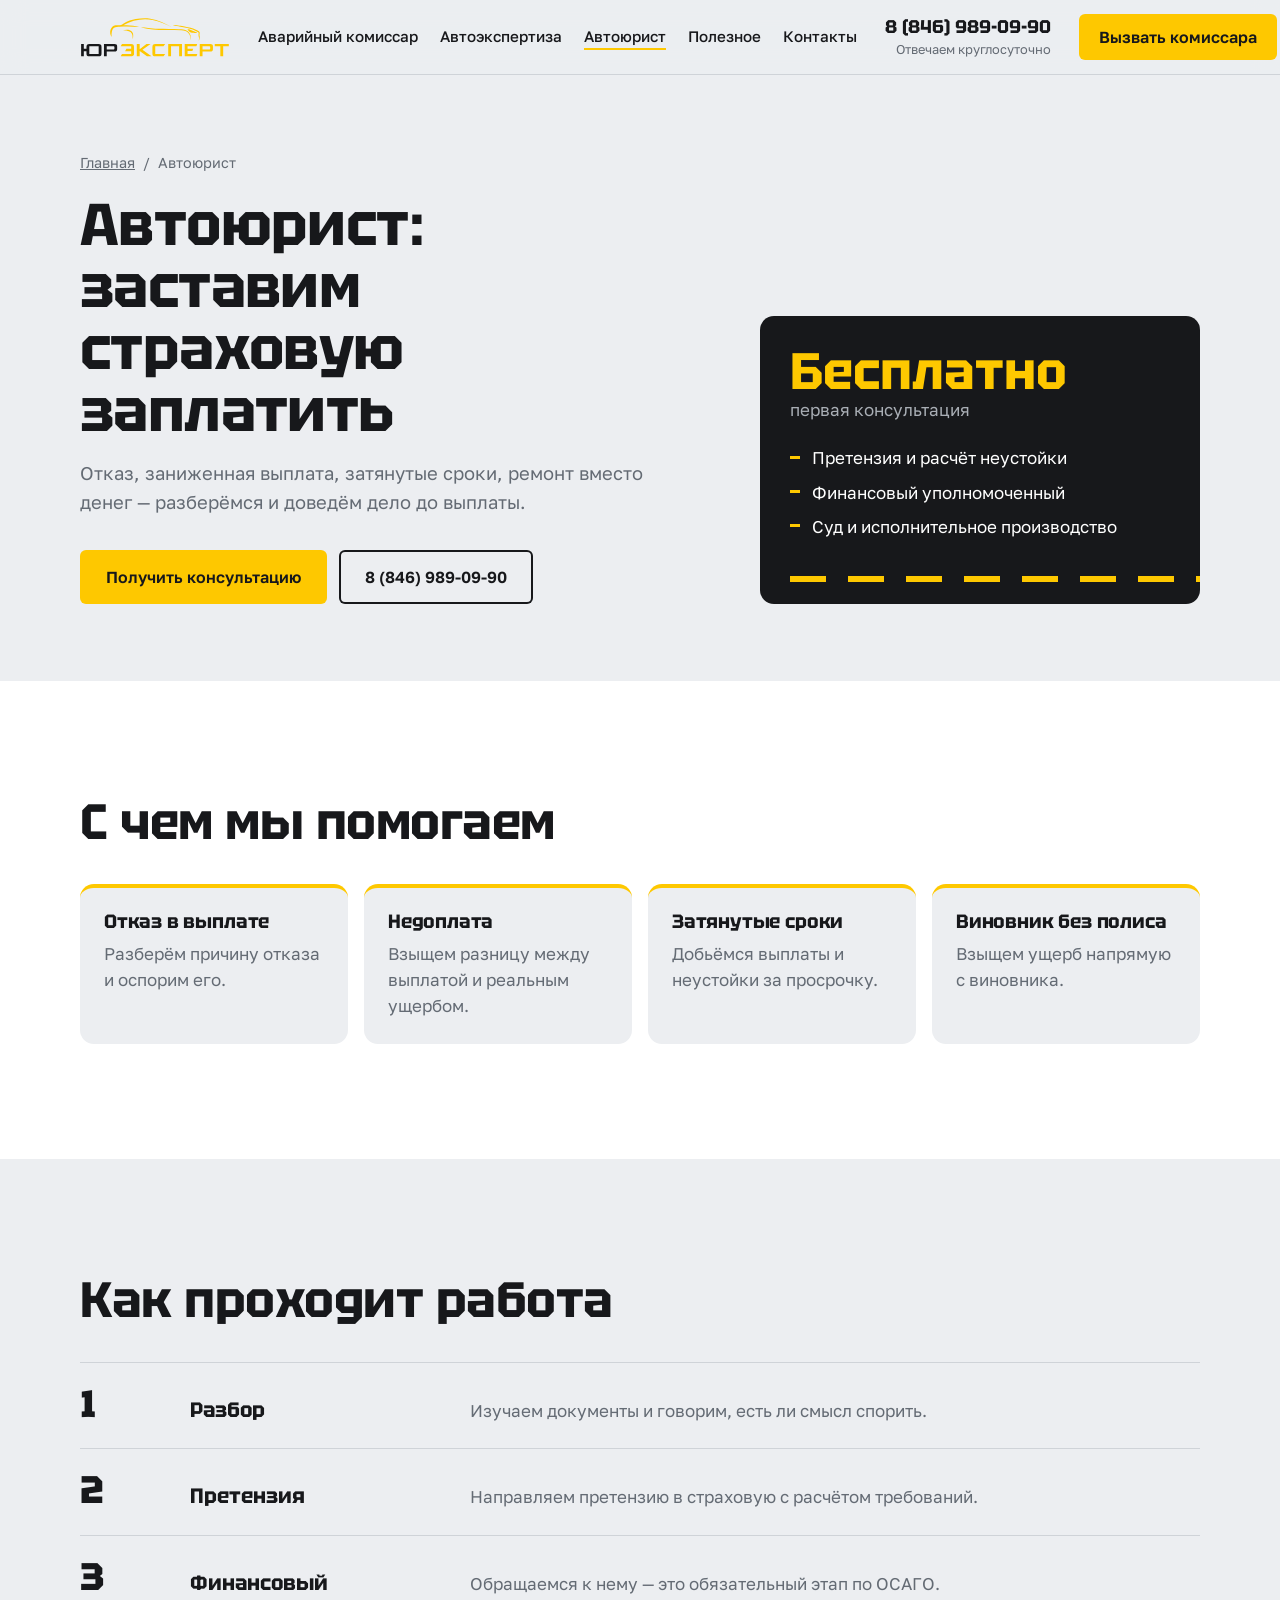
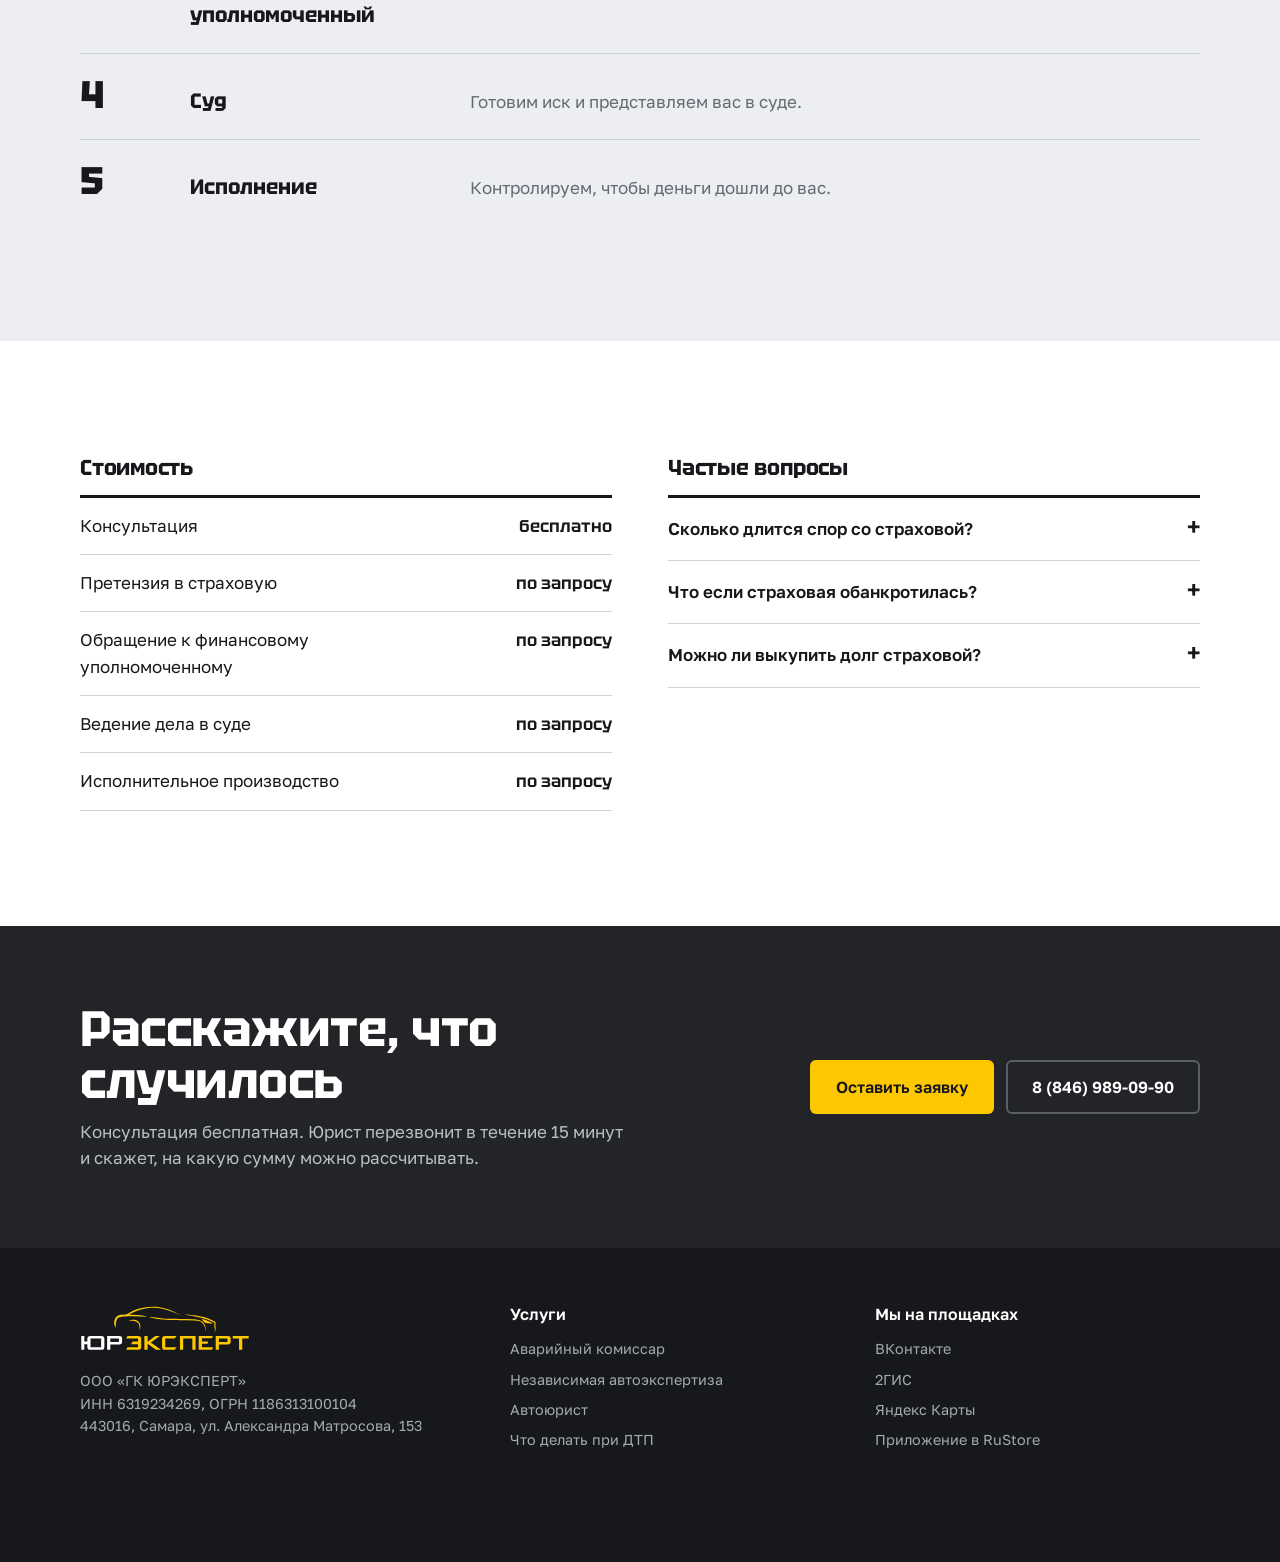
<file: avtoyurist.html>
<!doctype html>
<html lang="ru">
<head>
<meta charset="utf-8">
<meta name="viewport" content="width=device-width, initial-scale=1, viewport-fit=cover">
<title>Автоюрист в Самаре — споры со страховой по ОСАГО и КАСКО | ЮрЭксперт</title>
<meta name="description" content="Автоюрист в Самаре: взыщем недоплату по ОСАГО и КАСКО, оспорим отказ страховой, взыщем ущерб с виновника. Консультация бесплатно.">
<link rel="preconnect" href="https://fonts.googleapis.com">
<link rel="preconnect" href="https://fonts.gstatic.com" crossorigin>
<link href="https://fonts.googleapis.com/css2?family=Golos+Text:wght@400;500;600;700&family=Tektur:wght@500;600;700;800&display=swap" rel="stylesheet">
<link rel="stylesheet" href="assets/site.css">
</head>
<body>
<header class="top">
  <div class="wrap">
    <a class="logo" href="index.html" aria-label="ЮрЭксперт, на главную"><img src="assets/logo.svg" alt=""></a>
    <nav class="nav" aria-label="Разделы">
      <a href="avarijnyj-komissar.html">Аварийный комиссар</a>
      <a href="avtoekspertiza.html">Автоэкспертиза</a>
      <a href="avtoyurist.html" aria-current="page">Автоюрист</a>
      <a href="statya-chto-delat-pri-dtp.html">Полезное</a>
      <a href="index.html#contact">Контакты</a>
    </nav>
    <a class="top-phone" href="tel:+78469890990"><b>8 (846) 989-09-90</b><span>Отвечаем круглосуточно</span></a>
    <a class="btn btn-signal" href="index.html#contact">Вызвать комиссара</a>
    <a class="top-call" href="tel:+78469890990" aria-label="Позвонить в ЮрЭксперт">
      <svg width="22" height="22" viewBox="0 0 24 24" fill="none" stroke="#17181B" stroke-width="2.2" stroke-linecap="round" stroke-linejoin="round"><path d="M22 16.9v3a2 2 0 0 1-2.2 2 19.8 19.8 0 0 1-8.6-3.1 19.5 19.5 0 0 1-6-6A19.8 19.8 0 0 1 2.1 4.2 2 2 0 0 1 4.1 2h3a2 2 0 0 1 2 1.7c.1 1 .4 1.9.7 2.8a2 2 0 0 1-.5 2.1L8 9.9a16 16 0 0 0 6 6l1.3-1.3a2 2 0 0 1 2.1-.4c.9.3 1.8.6 2.8.7a2 2 0 0 1 1.7 2z"/></svg>
    </a>
  </div>
</header>
<main>

<section class="page-hero">
  <div class="wrap">
    <div>
      <nav class="crumbs" aria-label="Навигация"><a href="index.html">Главная</a><span>/</span>Автоюрист</nav>
      <h1>Автоюрист: заставим страховую заплатить</h1>
      <p class="lead">Отказ, заниженная выплата, затянутые сроки, ремонт вместо денег — разберёмся и доведём дело до выплаты.</p>
      <div class="hero-actions"><a class="btn btn-signal" href="index.html#contact">Получить консультацию</a><a class="btn btn-ghost" href="tel:+78469890990">8 (846) 989-09-90</a></div>
    </div>
    <aside class="fact">
      <b>Бесплатно</b>
      <span>первая консультация</span>
      <ul><li>Претензия и расчёт неустойки</li><li>Финансовый уполномоченный</li><li>Суд и исполнительное производство</li></ul>
    </aside>
  </div>
</section>
<section class="when">
  <div class="wrap">
    <h2>С чем мы помогаем</h2>
    <div class="when-grid"><div class="when-item"><h3>Отказ в выплате</h3><p>Разберём причину отказа и оспорим его.</p></div><div class="when-item"><h3>Недоплата</h3><p>Взыщем разницу между выплатой и реальным ущербом.</p></div><div class="when-item"><h3>Затянутые сроки</h3><p>Добьёмся выплаты и неустойки за просрочку.</p></div><div class="when-item"><h3>Виновник без полиса</h3><p>Взыщем ущерб напрямую с виновника.</p></div></div>
  </div>
</section>
<section class="flow">
  <div class="wrap">
    <h2>Как проходит работа</h2>
    <ol class="flow-list"><li><b>Разбор</b><span>Изучаем документы и говорим, есть ли смысл спорить.</span></li><li><b>Претензия</b><span>Направляем претензию в страховую с расчётом требований.</span></li><li><b>Финансовый уполномоченный</b><span>Обращаемся к нему — это обязательный этап по ОСАГО.</span></li><li><b>Суд</b><span>Готовим иск и представляем вас в суде.</span></li><li><b>Исполнение</b><span>Контролируем, чтобы деньги дошли до вас.</span></li></ol>
  </div>
</section>
<section class="prices">
  <div class="wrap two">
    <div class="price-col"><h3>Стоимость</h3><dl><div><dt>Консультация</dt><dd>бесплатно</dd></div><div><dt>Претензия в страховую</dt><dd>по запросу</dd></div><div><dt>Обращение к финансовому уполномоченному</dt><dd>по запросу</dd></div><div><dt>Ведение дела в суде</dt><dd>по запросу</dd></div><div><dt>Исполнительное производство</dt><dd>по запросу</dd></div></dl></div>
    <div class="faq"><h3>Частые вопросы</h3><details><summary>Сколько длится спор со страховой?</summary><p>Претензионный этап занимает около месяца, суд — от нескольких месяцев. Многие дела закрываются ещё до суда.</p></details><details><summary>Что если страховая обанкротилась?</summary><p>Подскажем, как получить компенсацию через другие механизмы, и поможем с документами.</p></details><details><summary>Можно ли выкупить долг страховой?</summary><p>Да. Вы получаете деньги в день обращения, а спор со страховой мы ведём сами.</p></details></div>
  </div>
</section>
</main>
<section class="cta-band">
  <div class="wrap">
    <div>
      <h2>Расскажите, что случилось</h2>
      <p>Консультация бесплатная. Юрист перезвонит в течение 15 минут и скажет, на какую сумму можно рассчитывать.</p>
    </div>
    <div class="cta-actions">
      <a class="btn btn-signal" href="index.html#contact">Оставить заявку</a>
      <a class="btn btn-ghost-light" href="tel:+78469890990">8 (846) 989-09-90</a>
    </div>
  </div>
</section>
<footer>
  <div class="wrap">
    <div>
      <span class="logo"><img src="assets/logo-white.svg" alt=""></span>
      <p>ООО «ГК ЮРЭКСПЕРТ»<br>ИНН 6319234269, ОГРН 1186313100104<br>443016, Самара, ул. Александра Матросова, 153</p>
    </div>
    <div>
      <h4>Услуги</h4>
      <ul><li><a href="avarijnyj-komissar.html">Аварийный комиссар</a></li><li><a href="avtoekspertiza.html">Независимая автоэкспертиза</a></li><li><a href="avtoyurist.html">Автоюрист</a></li><li><a href="statya-chto-delat-pri-dtp.html">Что делать при ДТП</a></li></ul>
    </div>
    <div>
      <h4>Мы на площадках</h4>
      <ul><li><a href="https://vk.ru/club111773402" target="_blank" rel="noopener">ВКонтакте</a></li><li><a href="https://2gis.ru/samara/firm/70000001034983010" target="_blank" rel="noopener">2ГИС</a></li><li><a href="https://jurekspert.clients.site/" target="_blank" rel="noopener">Яндекс Карты</a></li><li><a href="app.html">Приложение в RuStore</a></li></ul>
    </div>
  </div>
</footer>
<div class="callbar">
  <a class="btn btn-ghost" href="tel:+78469890990">Позвонить</a>
  <a class="btn btn-signal" href="index.html#contact">Вызвать комиссара</a>
</div>
</body>
</html>
</file>
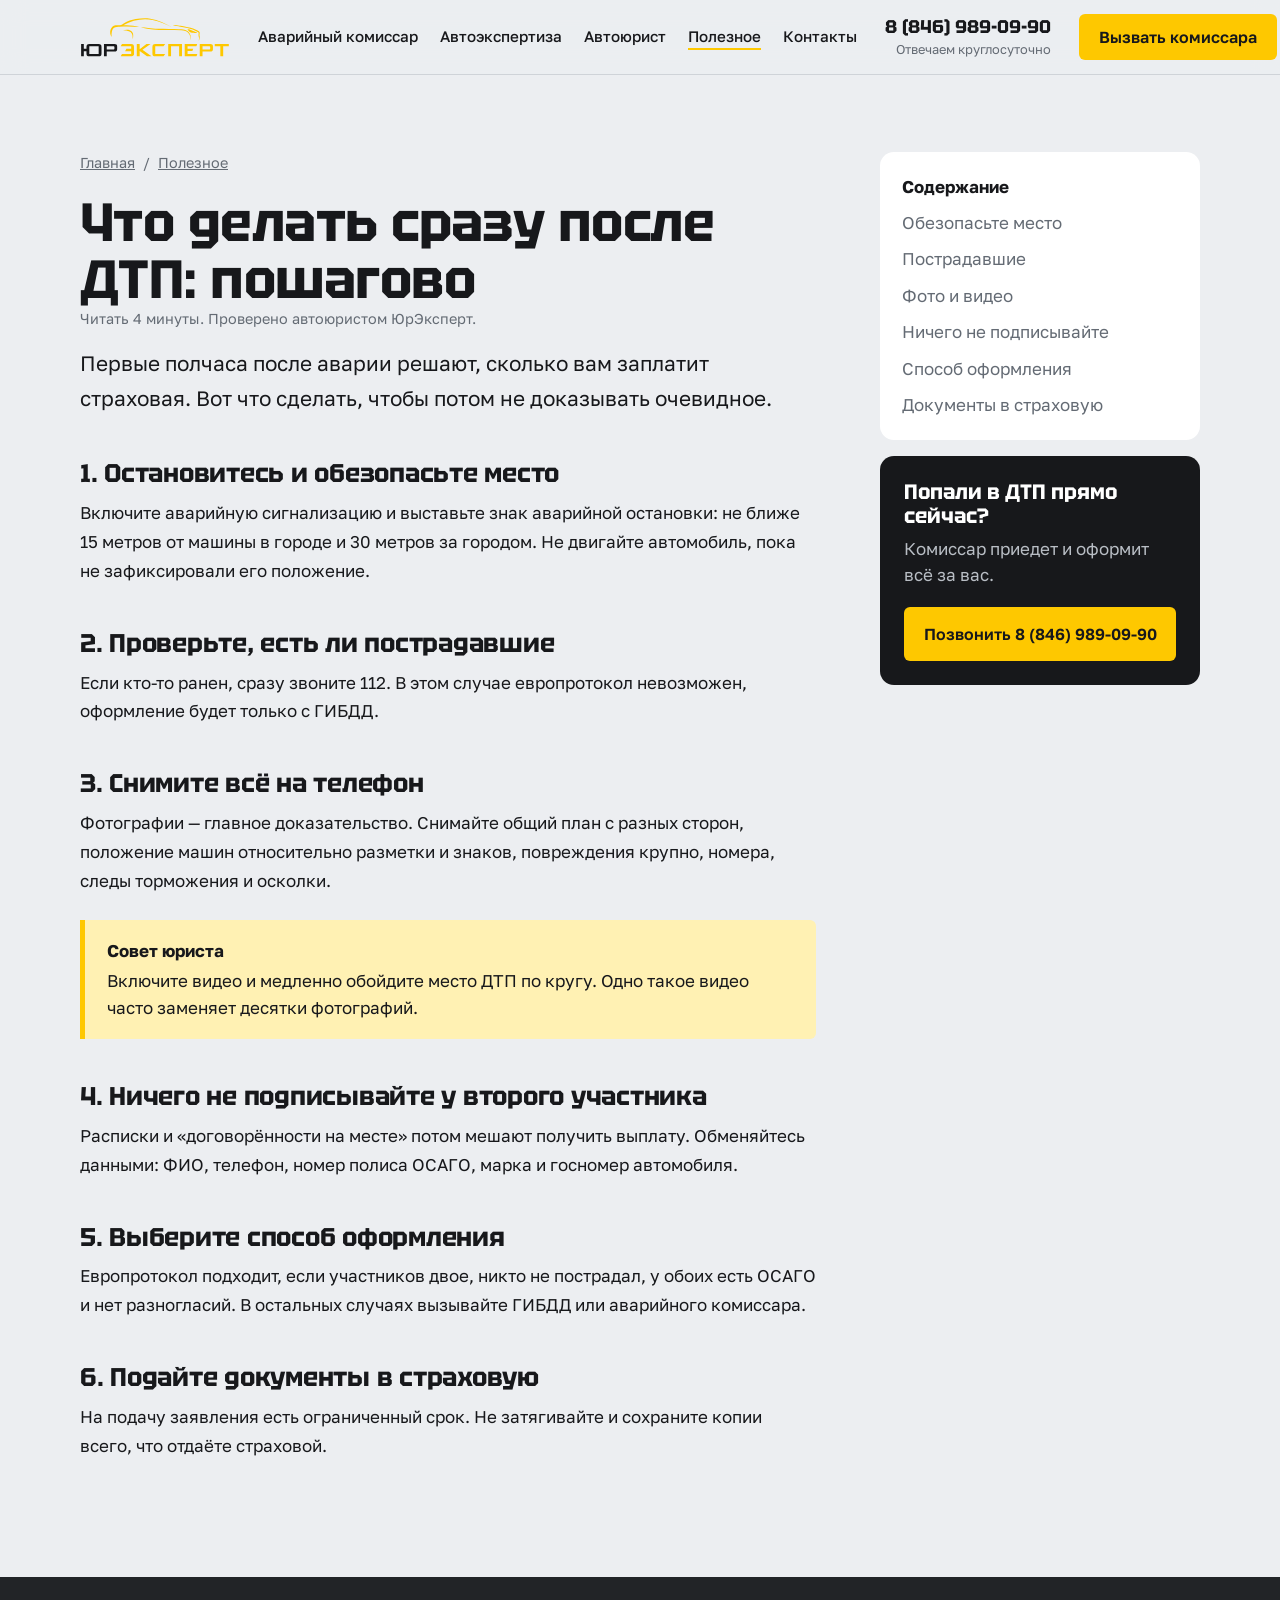
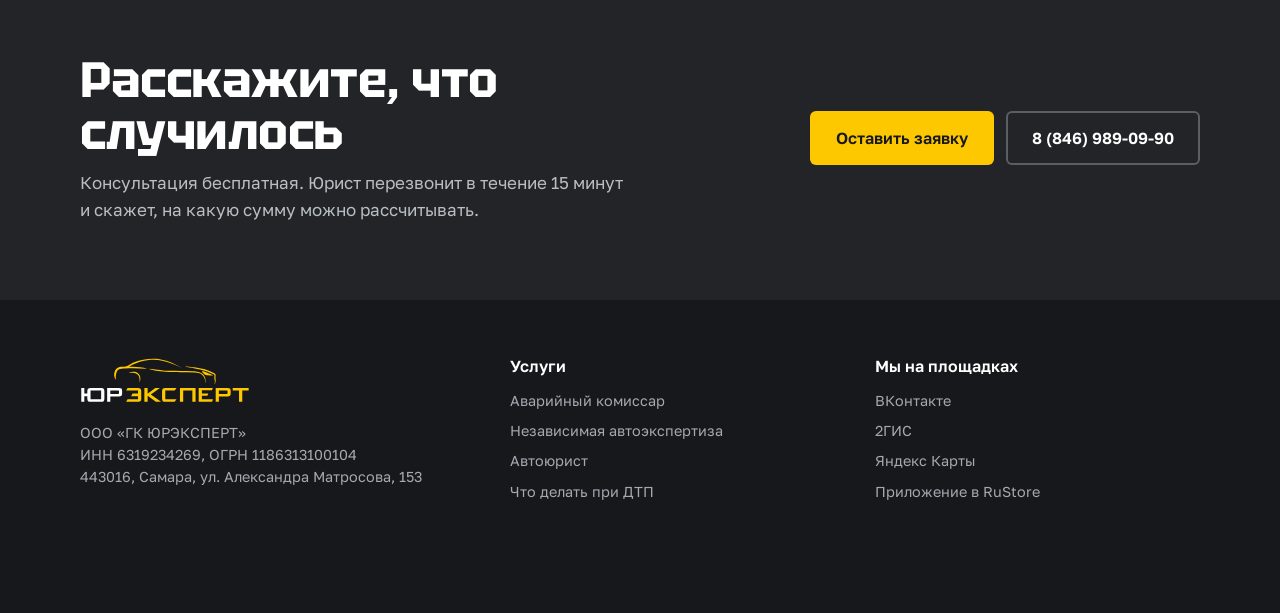
<file: statya-chto-delat-pri-dtp.html>
<!doctype html>
<html lang="ru">
<head>
<meta charset="utf-8">
<meta name="viewport" content="width=device-width, initial-scale=1, viewport-fit=cover">
<title>Что делать сразу после ДТП: пошаговая инструкция | ЮрЭксперт</title>
<meta name="description" content="Пошаговая инструкция от автоюриста: что делать на месте ДТП, как фотографировать, когда можно оформить европротокол.">
<link rel="preconnect" href="https://fonts.googleapis.com">
<link rel="preconnect" href="https://fonts.gstatic.com" crossorigin>
<link href="https://fonts.googleapis.com/css2?family=Golos+Text:wght@400;500;600;700&family=Tektur:wght@500;600;700;800&display=swap" rel="stylesheet">
<link rel="stylesheet" href="assets/site.css">
</head>
<body>
<header class="top">
  <div class="wrap">
    <a class="logo" href="index.html" aria-label="ЮрЭксперт, на главную"><img src="assets/logo.svg" alt=""></a>
    <nav class="nav" aria-label="Разделы">
      <a href="avarijnyj-komissar.html">Аварийный комиссар</a>
      <a href="avtoekspertiza.html">Автоэкспертиза</a>
      <a href="avtoyurist.html">Автоюрист</a>
      <a href="statya-chto-delat-pri-dtp.html" aria-current="page">Полезное</a>
      <a href="index.html#contact">Контакты</a>
    </nav>
    <a class="top-phone" href="tel:+78469890990"><b>8 (846) 989-09-90</b><span>Отвечаем круглосуточно</span></a>
    <a class="btn btn-signal" href="index.html#contact">Вызвать комиссара</a>
    <a class="top-call" href="tel:+78469890990" aria-label="Позвонить в ЮрЭксперт">
      <svg width="22" height="22" viewBox="0 0 24 24" fill="none" stroke="#17181B" stroke-width="2.2" stroke-linecap="round" stroke-linejoin="round"><path d="M22 16.9v3a2 2 0 0 1-2.2 2 19.8 19.8 0 0 1-8.6-3.1 19.5 19.5 0 0 1-6-6A19.8 19.8 0 0 1 2.1 4.2 2 2 0 0 1 4.1 2h3a2 2 0 0 1 2 1.7c.1 1 .4 1.9.7 2.8a2 2 0 0 1-.5 2.1L8 9.9a16 16 0 0 0 6 6l1.3-1.3a2 2 0 0 1 2.1-.4c.9.3 1.8.6 2.8.7a2 2 0 0 1 1.7 2z"/></svg>
    </a>
  </div>
</header>
<main>

<article class="article-page">
  <div class="wrap article-grid">
    <div class="article-body">
      <nav class="crumbs" aria-label="Навигация"><a href="index.html">Главная</a><span>/</span><a href="statya-chto-delat-pri-dtp.html">Полезное</a></nav>
      <h1>Что делать сразу после ДТП: пошагово</h1>
      <p class="article-meta">Читать 4 минуты. Проверено автоюристом ЮрЭксперт.</p>
      <p class="article-lead">Первые полчаса после аварии решают, сколько вам заплатит страховая. Вот что сделать, чтобы потом не доказывать очевидное.</p>
      <h2 id="s1">1. Остановитесь и обезопасьте место</h2>
      <p>Включите аварийную сигнализацию и выставьте знак аварийной остановки: не ближе 15 метров от машины в городе и 30 метров за городом. Не двигайте автомобиль, пока не зафиксировали его положение.</p>
      <h2 id="s2">2. Проверьте, есть ли пострадавшие</h2>
      <p>Если кто-то ранен, сразу звоните 112. В этом случае европротокол невозможен, оформление будет только с ГИБДД.</p>
      <h2 id="s3">3. Снимите всё на телефон</h2>
      <p>Фотографии — главное доказательство. Снимайте общий план с разных сторон, положение машин относительно разметки и знаков, повреждения крупно, номера, следы торможения и осколки.</p>
      <div class="callout"><b>Совет юриста</b>Включите видео и медленно обойдите место ДТП по кругу. Одно такое видео часто заменяет десятки фотографий.</div>
      <h2 id="s4">4. Ничего не подписывайте у второго участника</h2>
      <p>Расписки и «договорённости на месте» потом мешают получить выплату. Обменяйтесь данными: ФИО, телефон, номер полиса ОСАГО, марка и госномер автомобиля.</p>
      <h2 id="s5">5. Выберите способ оформления</h2>
      <p>Европротокол подходит, если участников двое, никто не пострадал, у обоих есть ОСАГО и нет разногласий. В остальных случаях вызывайте ГИБДД или аварийного комиссара.</p>
      <h2 id="s6">6. Подайте документы в страховую</h2>
      <p>На подачу заявления есть ограниченный срок. Не затягивайте и сохраните копии всего, что отдаёте страховой.</p>
    </div>
    <aside class="article-side">
      <nav class="toc" aria-label="Содержание">
        <b>Содержание</b>
        <a href="#s1">Обезопасьте место</a><a href="#s2">Пострадавшие</a><a href="#s3">Фото и видео</a><a href="#s4">Ничего не подписывайте</a><a href="#s5">Способ оформления</a><a href="#s6">Документы в страховую</a>
      </nav>
      <div class="side-cta">
        <b>Попали в ДТП прямо сейчас?</b>
        <p>Комиссар приедет и оформит всё за вас.</p>
        <a class="btn btn-signal" href="tel:+78469890990">Позвонить 8 (846) 989-09-90</a>
      </div>
    </aside>
  </div>
</article>
</main>
<section class="cta-band">
  <div class="wrap">
    <div>
      <h2>Расскажите, что случилось</h2>
      <p>Консультация бесплатная. Юрист перезвонит в течение 15 минут и скажет, на какую сумму можно рассчитывать.</p>
    </div>
    <div class="cta-actions">
      <a class="btn btn-signal" href="index.html#contact">Оставить заявку</a>
      <a class="btn btn-ghost-light" href="tel:+78469890990">8 (846) 989-09-90</a>
    </div>
  </div>
</section>
<footer>
  <div class="wrap">
    <div>
      <span class="logo"><img src="assets/logo-white.svg" alt=""></span>
      <p>ООО «ГК ЮРЭКСПЕРТ»<br>ИНН 6319234269, ОГРН 1186313100104<br>443016, Самара, ул. Александра Матросова, 153</p>
    </div>
    <div>
      <h4>Услуги</h4>
      <ul><li><a href="avarijnyj-komissar.html">Аварийный комиссар</a></li><li><a href="avtoekspertiza.html">Независимая автоэкспертиза</a></li><li><a href="avtoyurist.html">Автоюрист</a></li><li><a href="statya-chto-delat-pri-dtp.html">Что делать при ДТП</a></li></ul>
    </div>
    <div>
      <h4>Мы на площадках</h4>
      <ul><li><a href="https://vk.ru/club111773402" target="_blank" rel="noopener">ВКонтакте</a></li><li><a href="https://2gis.ru/samara/firm/70000001034983010" target="_blank" rel="noopener">2ГИС</a></li><li><a href="https://jurekspert.clients.site/" target="_blank" rel="noopener">Яндекс Карты</a></li><li><a href="app.html">Приложение в RuStore</a></li></ul>
    </div>
  </div>
</footer>
<div class="callbar">
  <a class="btn btn-ghost" href="tel:+78469890990">Позвонить</a>
  <a class="btn btn-signal" href="index.html#contact">Вызвать комиссара</a>
</div>
</body>
</html>
</file>
<file: assets/app.css>
:root {
  --paper: #ECEEF1;
  --white: #FFFFFF;
  --ink: #17181B;
  --asphalt: #222427;
  --steel: #646B74;
  --line: #CFD3D8;
  --signal: #FEC800;
  --signal-soft: #FFF1B3;
  --ok: #2F8A55;
  --display: "Tektur", "Arial Narrow", system-ui, sans-serif;
  --text: "Golos Text", "Segoe UI", system-ui, sans-serif;
  --gutter: clamp(16px, 4vw, 40px);
}
* { box-sizing: border-box; }
[hidden] { display: none !important; }
body { margin: 0; background: var(--asphalt); color: var(--white); font: 400 17px/1.55 var(--text); -webkit-font-smoothing: antialiased; }
a { color: inherit; }
:focus-visible { outline: 3px solid var(--signal); outline-offset: 3px; border-radius: 4px; }
.wrap { max-width: 1200px; margin: 0 auto; padding-inline: var(--gutter); }
h1, h2, h3 { font-family: var(--display); font-weight: 700; line-height: 1.05; margin: 0; }
.btn { display: inline-flex; align-items: center; justify-content: center; min-height: 54px; padding: 0 26px; border-radius: 6px; font: 600 1rem/1 var(--text); text-decoration: none; border: 0; cursor: pointer; white-space: nowrap; }
.btn-signal { background: var(--signal); color: var(--ink); }
.btn-line { box-shadow: inset 0 0 0 2px #4A4E55; color: var(--white); background: transparent; }
.btn-line:hover { box-shadow: inset 0 0 0 2px var(--white); }

.top { padding-top: env(safe-area-inset-top, 0px); }
.top .wrap { display: flex; align-items: center; justify-content: space-between; gap: 20px; height: 76px; border-bottom: 1px solid #3A3D42; }
.logo { width: 150px; height: 42px; display: block; --logo-ink: #fff; }
.logo img { width: 100%; height: 100%; display: block; }
.top a.back { text-decoration: none; color: #B9BEC5; font-size: .95rem; }
.top a.back:hover { color: var(--white); }

.hero { padding-block: clamp(40px, 6vw, 80px); }
.hero .wrap { display: grid; grid-template-columns: 1fr auto; gap: clamp(32px, 6vw, 96px); align-items: center; }
.hero h1 { font-size: clamp(2.4rem, 5vw, 4.2rem); max-width: 14ch; }
.lead { color: #B9BEC5; font-size: 1.15rem; max-width: 50ch; margin: 22px 0 0; }
.feats { list-style: none; padding: 0; margin: 36px 0 0; display: grid; gap: 4px; max-width: 520px; }
.feats button {
  width: 100%; text-align: left; background: transparent; border: 0; color: inherit; cursor: pointer;
  display: grid; grid-template-columns: 44px 1fr; gap: 14px; align-items: start; padding: 14px; border-radius: 12px; font: inherit;
}
.feats button:hover { background: #2C2F33; }
.feats button[aria-pressed="true"] { background: #2F3237; box-shadow: inset 3px 0 0 var(--signal); }
.feats i { width: 44px; height: 44px; border-radius: 10px; background: #33363B; display: grid; place-items: center; }
.feats button[aria-pressed="true"] i { background: var(--signal); }
.feats button[aria-pressed="true"] i svg { stroke: var(--ink); }
.feats b { display: block; font-family: var(--display); font-size: 1.1rem; }
.feats span { color: #A4A9B0; font-size: .95rem; }
.store { display: flex; flex-wrap: wrap; gap: 12px; margin-top: 36px; }

/* Phone */
.phone {
  --pw: 360px;
  width: var(--pw); height: calc(var(--pw) * 2.1); border-radius: 52px; background: #0C0D0F; padding: 12px; position: relative;
  box-shadow: 0 0 0 2px #45484E, 0 0 0 8px #1A1B1E, 0 60px 100px -30px rgba(0,0,0,.8);
}
.phone::before { content: ""; position: absolute; top: 24px; left: 50%; transform: translateX(-50%); width: 96px; height: 28px; background: #0C0D0F; border-radius: 20px; z-index: 5; }
.screen { width: 100%; height: 100%; border-radius: 41px; overflow: hidden; background: var(--paper); color: var(--ink); position: relative; display: flex; flex-direction: column; font-size: 14px; line-height: 1.4; }
.status { height: 50px; flex: none; display: flex; justify-content: space-between; align-items: center; padding: 6px 30px 0; font-weight: 600; font-size: 13px; }
.view { flex: 1; overflow-y: auto; padding: 8px 16px 18px; scrollbar-width: none; }
.view::-webkit-scrollbar { display: none; }
.tabbar { flex: none; display: grid; grid-template-columns: repeat(5, 1fr); background: var(--white); border-top: 1px solid #E2E5E9; padding: 8px 6px 22px; }
.tabbar button { background: none; border: 0; display: grid; justify-items: center; gap: 3px; font: 500 10.5px var(--text); color: #8A9099; cursor: pointer; padding: 4px 0; }
.tabbar button svg { stroke: currentColor; }
.tabbar button[aria-selected="true"] { color: var(--ink); }
.tabbar button[aria-selected="true"] .dot { background: var(--signal); }
.tabbar .dot { width: 36px; height: 28px; border-radius: 14px; display: grid; place-items: center; transition: background-color .2s; }
.anim { animation: in .35s ease both; }
@keyframes in { from { opacity: 0; transform: translateY(6px); } }

/* Screen pieces */
.s-hello { color: var(--steel); font-size: 13px; }
.s-h { font-family: var(--display); font-weight: 700; font-size: 24px; line-height: 1.05; margin: 2px 0 14px; }
.card { background: var(--white); border-radius: 18px; padding: 14px; margin-bottom: 10px; }
.sos { background: var(--signal); border-radius: 20px; padding: 18px; margin-bottom: 10px; display: block; width: 100%; text-align: left; border: 0; cursor: pointer; font: inherit; color: var(--ink); position: relative; overflow: hidden; }
.sos b { font-family: var(--display); font-size: 21px; display: block; line-height: 1.05; margin-bottom: 4px; }
.sos::after { content: ""; position: absolute; left: 18px; right: -10px; bottom: 12px; height: 5px; background: repeating-linear-gradient(90deg, var(--ink) 0 22px, transparent 22px 36px); opacity: .85; }
.sos span { display: block; padding-bottom: 14px; font-size: 13px; }
.case-top { display: flex; justify-content: space-between; align-items: baseline; margin-bottom: 8px; }
.case-top b { font-size: 15px; }
.pill { font-size: 11px; font-weight: 600; padding: 3px 8px; border-radius: 10px; background: var(--signal-soft); }
.prog { display: grid; grid-template-columns: repeat(6, 1fr); gap: 3px; margin: 10px 0 8px; }
.prog i { height: 5px; border-radius: 3px; background: #E2E5E9; }
.prog i.on { background: var(--ink); }
.prog i.now { background: var(--signal); }
.muted { color: var(--steel); font-size: 12.5px; }
.grid2 { display: grid; grid-template-columns: 1fr 1fr; gap: 8px; margin-bottom: 10px; }
.tile { background: var(--white); border-radius: 16px; padding: 12px; min-height: 76px; display: flex; flex-direction: column; justify-content: space-between; font-weight: 600; font-size: 13px; border: 0; text-align: left; font-family: inherit; color: inherit; cursor: pointer; }
.tile svg { stroke: var(--ink); }
.sec { font-weight: 600; margin: 16px 0 8px; font-size: 15px; }
.article { display: grid; grid-template-columns: 56px 1fr; gap: 12px; align-items: center; }
.thumb { width: 56px; height: 56px; border-radius: 12px; background: var(--asphalt); position: relative; overflow: hidden; }
.thumb::after { content: ""; position: absolute; left: -6px; right: -6px; top: 50%; height: 4px; background: repeating-linear-gradient(90deg, var(--signal) 0 10px, transparent 10px 16px); transform: rotate(-18deg); }

.steps-h { display: flex; justify-content: space-between; align-items: baseline; }
.meter { height: 6px; background: #E2E5E9; border-radius: 3px; overflow: hidden; margin: 8px 0 14px; }
.meter i { display: block; height: 100%; background: var(--ink); transition: width .3s; }
.check { display: grid; grid-template-columns: 26px 1fr; gap: 10px; align-items: start; background: var(--white); border-radius: 14px; padding: 12px; margin-bottom: 8px; border: 0; width: 100%; text-align: left; font: inherit; color: inherit; cursor: pointer; }
.box { width: 24px; height: 24px; border-radius: 7px; border: 2px solid #C4C9CF; display: grid; place-items: center; }
.check[aria-checked="true"] .box { background: var(--ink); border-color: var(--ink); }
.check[aria-checked="true"] .box::after { content: ""; width: 10px; height: 6px; border-left: 2.5px solid var(--signal); border-bottom: 2.5px solid var(--signal); transform: rotate(-45deg) translate(1px, -1px); }
.check[aria-checked="true"] b { text-decoration: line-through; color: var(--steel); }
.check b { display: block; font-size: 14px; }
.check span { color: var(--steel); font-size: 12.5px; }
.big-btn { display: flex; align-items: center; justify-content: center; gap: 8px; width: 100%; min-height: 52px; border-radius: 14px; border: 0; font: 600 15px var(--text); cursor: pointer; margin-top: 6px; }
.big-btn.ink { background: var(--ink); color: var(--white); }
.big-btn.sig { background: var(--signal); color: var(--ink); }

.sums { display: grid; gap: 8px; }
.sum-row { display: flex; justify-content: space-between; align-items: baseline; }
.sum-row b { font-family: var(--display); font-size: 17px; }
.sum-row.ins b { color: var(--steel); text-decoration: line-through; }
.sum-row.claim { border-top: 1.5px dashed var(--line); padding-top: 8px; }
.sum-row.claim b { font-size: 22px; background: var(--signal); padding: 0 6px; border-radius: 4px; }
.tl { list-style: none; padding: 0; margin: 0; }
.tl li { display: grid; grid-template-columns: 22px 1fr; gap: 10px; position: relative; padding-bottom: 14px; }
.tl li::before { content: ""; position: absolute; left: 10px; top: 20px; bottom: 0; width: 2px; background: #DDE0E4; }
.tl li:last-child::before { display: none; }
.tl .nd { width: 22px; height: 22px; border-radius: 50%; background: #DDE0E4; display: grid; place-items: center; z-index: 1; }
.tl .done .nd { background: var(--ink); }
.tl .done .nd::after { content: ""; width: 8px; height: 5px; border-left: 2px solid var(--signal); border-bottom: 2px solid var(--signal); transform: rotate(-45deg) translate(1px, -1px); }
.tl .now .nd { background: var(--signal); box-shadow: 0 0 0 4px var(--signal-soft); }
.tl b { display: block; font-size: 14px; }
.tl .later b { color: var(--steel); font-weight: 500; }
.docs { display: flex; flex-wrap: wrap; gap: 6px; }
.docs span { background: var(--paper); border-radius: 8px; padding: 6px 10px; font-size: 12px; font-weight: 500; }

.chat-head { display: grid; grid-template-columns: 42px 1fr; gap: 10px; align-items: center; padding-bottom: 12px; border-bottom: 1px solid #DDE0E4; margin-bottom: 12px; }
.ava { width: 42px; height: 42px; border-radius: 50%; background: var(--ink); color: var(--signal); display: grid; place-items: center; font-family: var(--display); font-weight: 700; }
.online { color: var(--ok); font-size: 12px; }
.msg { max-width: 82%; padding: 10px 12px; border-radius: 16px; margin-bottom: 8px; font-size: 13.5px; }
.msg.them { background: var(--white); border-bottom-left-radius: 4px; }
.msg.me { background: var(--ink); color: var(--white); margin-left: auto; border-bottom-right-radius: 4px; }
.msg small { display: block; opacity: .6; font-size: 11px; margin-top: 3px; }
.file { display: flex; gap: 8px; align-items: center; background: rgba(255,255,255,.12); border-radius: 10px; padding: 8px; margin-top: 6px; }
.file i { width: 28px; height: 32px; border-radius: 4px; background: var(--signal); }
.composer { display: grid; grid-template-columns: 36px 1fr 36px; gap: 8px; align-items: center; background: var(--white); border-radius: 22px; padding: 6px; margin-top: 10px; }
.composer span { color: #9AA0A8; font-size: 13px; }
.composer i { width: 36px; height: 36px; border-radius: 50%; display: grid; place-items: center; background: var(--paper); }
.composer i:last-child { background: var(--signal); }

.push {
  position: absolute; left: 10px; right: 10px; top: 46px; z-index: 6; background: rgba(255,255,255,.97); border-radius: 20px;
  padding: 12px 14px; display: grid; grid-template-columns: 38px 1fr; gap: 10px; align-items: center; font-size: 13px;
  box-shadow: 0 18px 40px -12px rgba(0,0,0,.4); transform: translateY(-140%); transition: transform .5s cubic-bezier(.2,.9,.25,1.15); cursor: pointer; border: 0; text-align: left; font-family: var(--text); color: var(--ink);
}
.push.show { transform: translateY(0); }
.push .app-ic { width: 38px; height: 38px; border-radius: 10px; background: var(--ink); display: grid; place-items: center; }
.app-ic::after { content: ""; width: 16px; height: 16px; background: var(--signal); clip-path: polygon(0 100%, 30% 0, 100% 0, 70% 100%); }
.push b { display: block; }
.push small { color: var(--steel); }

/* Gallery */
.gallery { background: var(--paper); color: var(--ink); padding-block: clamp(64px, 9vw, 110px); }
.gallery h2 { font-size: clamp(2rem, 4vw, 3rem); max-width: 18ch; }
.gallery .lead { color: var(--steel); }
.shots { display: grid; grid-template-columns: repeat(4, 1fr); gap: 28px; margin-top: 48px; }
.shot { display: grid; justify-items: center; gap: 18px; text-align: center; }
.shot .phone { --pw: 250px; border-radius: 40px; padding: 9px; box-shadow: 0 0 0 2px #C8CCD2, 0 40px 60px -30px rgba(0,0,0,.45); }
.shot .phone::before { top: 18px; width: 70px; height: 20px; }
.shot-scale { width: 100%; height: 100%; border-radius: 32px; overflow: hidden; }
.shot-inner { width: 336px; height: 732px; transform-origin: 0 0; transform: scale(0.6905); }
.shot-inner .screen { border-radius: 0; }
.shot h3 { font-size: 1.15rem; }
.shot p { margin: 4px 0 0; color: var(--steel); font-size: .95rem; max-width: 30ch; }

/* How */
.how { padding-block: clamp(64px, 9vw, 110px); }
.how h2 { font-size: clamp(2rem, 4vw, 3rem); max-width: 20ch; }
.how-grid { display: grid; grid-template-columns: repeat(3, 1fr); gap: 2px; margin-top: 44px; background: #3A3D42; border-radius: 14px; overflow: hidden; }
.how-grid div { background: var(--asphalt); padding: 28px; }
.how-grid h3 { font-size: 1.25rem; color: var(--signal); margin-bottom: 10px; }
.how-grid p { margin: 0; color: #B9BEC5; }
.note { color: #8A9099; font-size: .85rem; margin-top: 40px; }

@media (max-width: 1100px) { .shots { grid-template-columns: repeat(2, 1fr); row-gap: 56px; } }
@media (max-width: 920px) {
  .hero .wrap { grid-template-columns: 1fr; justify-items: center; }
  .hero .wrap > div:first-child { justify-self: stretch; }
  .how-grid { grid-template-columns: 1fr; }
}
@media (max-width: 640px) {
  .hero .phone { --pw: calc(100vw - 48px); border-radius: 44px; }
  .shots { grid-template-columns: 1fr; }
}
@media (prefers-reduced-motion: reduce) { *, *::before, *::after { transition: none !important; animation: none !important; } }

/* Added screens */
.hello-row { display: flex; justify-content: space-between; align-items: flex-start; gap: 10px; }
.me { width: 40px; height: 40px; border-radius: 50%; border: 0; background: var(--ink); color: var(--signal); font: 700 16px var(--display); cursor: pointer; flex: none; }
.back { background: none; border: 0; padding: 0 0 0 14px; margin-bottom: 6px; font: 500 14px var(--text); color: var(--steel); cursor: pointer; position: relative; }
.back::before { content: ""; position: absolute; left: 2px; top: 50%; width: 7px; height: 7px; border-left: 2px solid currentColor; border-bottom: 2px solid currentColor; transform: translateY(-50%) rotate(45deg); }
.route { position: relative; height: 170px; border-radius: 18px; overflow: hidden; background: #DADEE3; margin-bottom: 10px; }
.route svg { width: 100%; height: 100%; display: block; }
.route-line { animation: dash 1s linear infinite; }
@keyframes dash { to { stroke-dashoffset: -12; } }



.eta { position: absolute; left: 12px; bottom: 12px; background: var(--ink); color: var(--white); border-radius: 12px; padding: 8px 12px; font-size: 12px; }
.eta b { display: block; font-family: var(--display); font-size: 20px; color: var(--signal); line-height: 1.1; }
.agent { display: grid; grid-template-columns: 42px 1fr 42px; gap: 10px; align-items: center; }
.agent b { display: block; font-size: 14px; }
.call { width: 42px; height: 42px; border-radius: 50%; border: 0; background: var(--signal); display: grid; place-items: center; cursor: pointer; color: var(--ink); }
.shots-grid { display: grid; grid-template-columns: 1fr 1fr; gap: 8px; margin-bottom: 8px; }
.slot { background: var(--white); border-radius: 14px; padding: 8px; font-size: 12px; }
.slot .ph { display: grid; place-items: center; height: 74px; border-radius: 10px; border: 2px dashed #C4C9CF; margin-bottom: 6px; color: var(--steel); }
.slot.ok .ph { border: 0; background: linear-gradient(160deg, #6E757E, #3A3E44); position: relative; }
.slot.ok .ph::after { content: ""; position: absolute; right: 6px; top: 6px; width: 18px; height: 18px; border-radius: 50%; background: var(--signal) url("data:image/svg+xml,%3Csvg xmlns='http://www.w3.org/2000/svg' viewBox='0 0 24 24'%3E%3Cpath d='M6 12l4 4 8-8' fill='none' stroke='%2317181B' stroke-width='3'/%3E%3C/svg%3E") center / 12px no-repeat; }
.slot b { font-weight: 500; }
.profile-top { display: flex; gap: 12px; align-items: center; margin: 4px 0 14px; }
.ava.big { width: 56px; height: 56px; font-size: 22px; }
.remind { border-left: 4px solid var(--signal); }
.remind b, .invite b { display: block; font-size: 14px; }
.invite { background: var(--ink); color: var(--white); }
.invite span { color: #B9BEC5; font-size: 12.5px; }
.done-pill { background: #E2E5E9; }
.onb { min-height: 640px; margin: -8px -16px -18px; padding: 70px 24px 30px; background: var(--asphalt); color: var(--white); display: flex; flex-direction: column; }
.onb-logo { width: 150px; }
.onb-h { font-family: var(--display); font-weight: 700; font-size: 30px; line-height: 1.05; margin: 40px 0 24px; }
.onb ul { list-style: none; padding: 0; margin: 0 0 auto; display: grid; gap: 14px; color: #C5C9CF; }
.onb li { padding-left: 22px; position: relative; }
.onb li::before { content: ""; position: absolute; left: 0; top: .6em; width: 12px; height: 3px; background: var(--signal); }
.onb-skip { text-align: center; color: #A4A9B0; margin-top: 14px; font-size: 13px; }
.shot .screen:has(.onb) { background: var(--asphalt); }
.screen:has(.onb) .status { color: var(--white); background: var(--asphalt); }

/* Store section */
.store-sec { background: var(--white); color: var(--ink); padding-block: clamp(64px, 9vw, 110px); }
.store-sec .wrap { display: grid; grid-template-columns: 1fr 1.2fr; gap: 56px; align-items: center; }
.store-sec h2 { font-size: clamp(2rem, 4vw, 3rem); max-width: 16ch; }
.store-sec .lead { color: var(--steel); }
.store-row { display: grid; grid-template-columns: auto 1fr; gap: 32px; align-items: center; }
.icons { display: flex; align-items: flex-end; gap: 16px; }
.app-icon img { display: block; width: 100%; filter: drop-shadow(0 14px 22px rgba(0,0,0,.28)); }
.app-icon.xl { width: 150px; } .app-icon.md { width: 72px; } .app-icon.sm { width: 44px; }
.listing { background: var(--paper); border-radius: 20px; padding: 22px; }
.listing-top { display: flex; gap: 14px; align-items: center; }
.listing-top b { display: block; font-size: 1.05rem; }
.listing-top span { color: var(--steel); font-size: .9rem; }
.listing-btn { margin: 18px 0 14px; background: var(--ink); color: var(--white); text-align: center; border-radius: 12px; padding: 12px; font-weight: 600; }
.listing p { margin: 0; color: var(--steel); font-size: .95rem; }
@media (max-width: 920px) { .store-sec .wrap, .store-row { grid-template-columns: 1fr; } }

html, body { overflow-x: clip; }
@media (max-width: 640px) { .shot .phone { --pw: min(250px, 70vw); } .store-row { justify-items: start; } .icons { flex-wrap: wrap; } }
.shot .screen { text-align: left; }
</file>
<file: assets/site.css>
:root {
  --paper: #ECEEF1;
  --white: #FFFFFF;
  --ink: #17181B;
  --asphalt: #222427;
  --steel: #646B74;
  --line: #CFD3D8;
  --signal: #FEC800;
  --signal-soft: #FFF1B3;
  --display: "Tektur", "Arial Narrow", system-ui, sans-serif;
  --text: "Golos Text", "Segoe UI", system-ui, sans-serif;
  --wrap: 1200px;
  --gutter: clamp(16px, 4vw, 40px);
  --r-sm: 6px;
  --r-lg: 14px;
}
* { box-sizing: border-box; }
[hidden] { display: none !important; }
[id] { scroll-margin-top: 90px; }
html { scroll-behavior: smooth; }
body {
  margin: 0;
  background: var(--paper);
  color: var(--ink);
  font: 400 17px/1.55 var(--text);
  -webkit-font-smoothing: antialiased;
}
img, svg { max-width: 100%; }
a { color: inherit; }
:focus-visible { outline: 3px solid var(--ink); outline-offset: 3px; border-radius: 4px; }
.wrap { max-width: var(--wrap); margin: 0 auto; padding-inline: var(--gutter); }
h1, h2, h3 { font-family: var(--display); font-weight: 700; line-height: 1.05; margin: 0; letter-spacing: -0.01em; }
h2 { font-size: clamp(2rem, 4vw, 3.1rem); max-width: 18ch; }
.lead { font-size: 1.15rem; color: var(--steel); max-width: 56ch; margin: 18px 0 0; }

/* Buttons */
.btn {
  display: inline-flex; align-items: center; justify-content: center; gap: 10px;
  min-height: 54px; padding: 0 26px; border-radius: var(--r-sm);
  font: 600 1rem/1 var(--text); text-decoration: none; border: 0; cursor: pointer;
  transition: transform .15s ease, background-color .15s ease;
}
.btn:active { transform: translateY(1px); }
.btn-signal { background: var(--signal); color: var(--ink); }
.btn-signal:hover { background: #FFD633; }
.btn-ink { background: var(--ink); color: var(--white); }
.btn-ink:hover { background: #2E3035; }
.btn-ghost { background: transparent; color: var(--ink); box-shadow: inset 0 0 0 2px var(--ink); }
.btn-ghost:hover { background: var(--ink); color: var(--white); }

/* Header */
.top {
  position: sticky; top: env(safe-area-inset-top, 0px); z-index: 50;
  background: rgba(236, 238, 241, .9); backdrop-filter: blur(12px);
  border-bottom: 1px solid var(--line);
}
.top .wrap { display: flex; align-items: center; gap: 28px; height: 74px; }
.logo { display: block; width: 150px; height: 42px; flex: none; }
.logo img { width: 100%; height: 100%; display: block; }
.nav { display: flex; gap: 22px; margin-right: auto; }
.nav a { text-decoration: none; font-weight: 500; font-size: .95rem; white-space: nowrap; }
.btn, .top-phone b { white-space: nowrap; }
.nav a:hover { text-decoration: underline; text-underline-offset: 6px; text-decoration-thickness: 2px; text-decoration-color: var(--signal); }
.top-phone { text-decoration: none; text-align: right; line-height: 1.2; }
.top-phone b { display: block; font-family: var(--display); font-size: 1.15rem; }
.top-phone span { font-size: .8rem; color: var(--steel); }
.top .btn { min-height: 46px; padding: 0 20px; }

/* Hero */
.hero { padding-block: clamp(40px, 7vw, 88px) clamp(56px, 8vw, 104px); }
.hero .wrap { display: grid; grid-template-columns: 1.05fr .95fr; gap: clamp(32px, 5vw, 72px); align-items: center; }
.hero h1 { font-size: clamp(2.4rem, 4.6vw, 4.1rem); line-height: 1; max-width: 15ch; }
.hero .lead { margin-top: 24px; }
.hero-actions { display: flex; flex-wrap: wrap; gap: 12px; margin-top: 34px; }
.trust { display: flex; flex-wrap: wrap; gap: 10px 28px; margin-top: 40px; padding-top: 24px; border-top: 1px solid var(--line); font-size: .95rem; color: var(--steel); }
.trust strong { color: var(--ink); font-family: var(--display); font-size: 1.35rem; display: block; line-height: 1.1; }
.stars { color: var(--ink); letter-spacing: 2px; }

/* Case meter: the signature element */
.meter {
  background: var(--white); border-radius: var(--r-lg); padding: clamp(22px, 3vw, 34px);
  box-shadow: 0 1px 0 var(--line), 0 30px 60px -30px rgba(23, 24, 27, .35);
  position: relative;
}
.meter-head { display: flex; justify-content: space-between; align-items: baseline; gap: 12px; margin-bottom: 18px; }
.meter-head h3 { font-size: 1.05rem; font-weight: 600; font-family: var(--text); }
.meter-head span { font-size: .85rem; color: var(--steel); }
.cases { display: flex; gap: 6px; background: var(--paper); padding: 5px; border-radius: 10px; margin-bottom: 30px; }
.cases button {
  flex: 1; border: 0; background: transparent; border-radius: 7px; padding: 10px 8px; cursor: pointer;
  font: 500 .88rem/1.2 var(--text); color: var(--steel); transition: background-color .2s, color .2s;
}
.cases button[aria-selected="true"] { background: var(--white); color: var(--ink); box-shadow: 0 1px 3px rgba(0,0,0,.12); }
.row { margin-bottom: 22px; }
.row-label { display: flex; justify-content: space-between; align-items: baseline; gap: 12px; margin-bottom: 8px; font-size: .95rem; }
.row-label output { font-family: var(--display); font-size: 1.5rem; font-weight: 600; white-space: nowrap; }
.row.insurer output { color: var(--steel); text-decoration: line-through; text-decoration-thickness: 2px; }
.track { height: 16px; background: var(--paper); border-radius: 3px; overflow: hidden; }
.bar { height: 100%; width: 0; border-radius: 3px; transition: width 1.1s cubic-bezier(.2, .8, .2, 1); }
.insurer .bar { background: repeating-linear-gradient(-45deg, #A9AFB6 0 6px, #BEC3C9 6px 12px); }
.ours .bar { background: var(--signal); }
.gap {
  display: grid; grid-template-columns: 1fr auto; align-items: end; gap: 16px;
  margin-top: 30px; padding-top: 24px; border-top: 2px dashed var(--line);
}
.gap small { display: block; color: var(--steel); font-size: .9rem; margin-bottom: 2px; }
.gap-sum { font-family: var(--display); font-weight: 800; font-size: clamp(2.4rem, 4.6vw, 3.6rem); line-height: 1; white-space: nowrap; }
.gap-ratio {
  background: var(--ink); color: var(--signal); font-family: var(--display); font-weight: 700;
  padding: 10px 14px; border-radius: var(--r-sm); font-size: 1.05rem; white-space: nowrap; text-align: center; line-height: 1.1;
}
.gap-ratio span { display: block; color: #C9CDD2; font: 500 .72rem/1.2 var(--text); margin-top: 3px; }
.meter-note { margin: 22px 0 0; font-size: .8rem; color: var(--steel); line-height: 1.45; }

/* Sections */
section { padding-block: clamp(64px, 9vw, 120px); }
.section-head { display: flex; justify-content: space-between; align-items: end; gap: 24px; flex-wrap: wrap; margin-bottom: 44px; }

/* Situation picker */
.situations { background: var(--white); }
.picker { display: grid; grid-template-columns: 340px 1fr; gap: 28px; align-items: start; }
.chips { display: flex; flex-direction: column; gap: 8px; }
.chip {
  text-align: left; border: 0; cursor: pointer; padding: 16px 18px; border-radius: 10px;
  background: var(--paper); font: 500 1rem/1.3 var(--text); color: var(--ink);
  display: flex; justify-content: space-between; align-items: center; gap: 12px;
  transition: background-color .2s;
}
.chip:hover { background: #E1E4E8; }
.chip[aria-selected="true"] { background: var(--ink); color: var(--white); }
.chip[aria-selected="true"]::after { content: ""; width: 10px; height: 10px; border-radius: 50%; background: var(--signal); flex: none; }
.answer {
  background: var(--asphalt); color: var(--white); border-radius: var(--r-lg);
  padding: clamp(28px, 4vw, 48px); min-height: 100%; position: relative; overflow: hidden;
}
.answer::before {
  content: ""; position: absolute; right: -40px; bottom: 34px; width: 340px; height: 10px;
  background: repeating-linear-gradient(90deg, var(--signal) 0 46px, transparent 46px 74px); opacity: .9;
}
.answer h3 { font-size: clamp(1.7rem, 3vw, 2.4rem); max-width: 20ch; }
.answer p { color: #C5C9CF; max-width: 52ch; margin: 16px 0 0; }
.answer ul { list-style: none; padding: 0; margin: 26px 0 0; display: grid; gap: 10px; max-width: 56ch; }
.answer li { padding-left: 26px; position: relative; }
.answer li::before { content: ""; position: absolute; left: 0; top: .55em; width: 12px; height: 3px; background: var(--signal); }
.answer-foot { display: flex; flex-wrap: wrap; align-items: center; gap: 18px 28px; margin-top: 34px; padding-bottom: 40px; }
.price { font-family: var(--display); font-size: 1.6rem; color: var(--signal); }
.price small { display: block; font: 400 .85rem/1.2 var(--text); color: #A9AEB5; }
.answer-body { animation: swap .45s ease both; }
@keyframes swap { from { opacity: 0; transform: translateY(8px); } }

/* Process */
.steps { display: grid; grid-template-columns: repeat(3, 1fr); gap: 2px; background: var(--line); border-radius: var(--r-lg); overflow: hidden; }
.step { background: var(--paper); padding: 30px 28px 34px; }
.step-n { font-family: var(--display); font-weight: 800; font-size: 3rem; line-height: 1; color: var(--ink); display: flex; align-items: center; gap: 12px; }
.step-n::after { content: ""; flex: 1; height: 3px; background: var(--ink); opacity: .12; }
.step:last-child .step-n { color: var(--ink); }
.step:last-child { background: var(--signal); }
.step h3 { font-size: 1.3rem; margin: 22px 0 10px; }
.step p { margin: 0; color: var(--steel); }
.step:last-child p { color: #3A3520; }

/* Buyout band */
.band { background: var(--signal); padding-block: 34px; }
.band .wrap { display: flex; align-items: center; justify-content: space-between; gap: 20px 40px; flex-wrap: wrap; }
.band p { margin: 0; font-family: var(--display); font-weight: 700; font-size: clamp(1.3rem, 2.4vw, 1.9rem); line-height: 1.15; max-width: 30ch; }
.band span { display: block; font: 400 1rem/1.4 var(--text); margin-top: 8px; max-width: 60ch; }

/* Price list */
.prices { background: var(--white); }
.price-grid { display: grid; grid-template-columns: 1fr 1fr; gap: 0 56px; }
.price-col h3 { font-size: 1.35rem; padding-bottom: 16px; border-bottom: 3px solid var(--ink); }
.price-col dl { margin: 0; }
.price-col div { display: flex; justify-content: space-between; align-items: baseline; gap: 20px; padding: 15px 0; border-bottom: 1px solid var(--line); }
.price-col dt { max-width: 34ch; }
.price-col dd { margin: 0; font-family: var(--display); font-weight: 600; white-space: nowrap; }
.price-col dd.free { background: var(--signal-soft); padding: 2px 8px; border-radius: 4px; }

/* Reviews */
.reviews .wrap { display: grid; grid-template-columns: 340px 1fr; gap: 48px; align-items: start; }
.score { background: var(--ink); color: var(--white); border-radius: var(--r-lg); padding: 32px; }
.score b { font-family: var(--display); font-size: 5rem; line-height: 1; color: var(--signal); display: block; }
.score p { margin: 10px 0 24px; color: #C5C9CF; }
.score .btn { width: 100%; }
.quotes { display: grid; grid-template-columns: 1fr 1fr; gap: 16px; }
.quote { background: var(--white); border-radius: var(--r-lg); padding: 26px; margin: 0; }
.quote blockquote { margin: 0; font-size: 1.12rem; line-height: 1.45; }
.quote figcaption { margin-top: 18px; font-size: .9rem; color: var(--steel); display: flex; justify-content: space-between; gap: 10px; }
.quote:first-child { grid-column: span 2; }
.quote:first-child blockquote { font-family: var(--display); font-size: clamp(1.4rem, 2.4vw, 1.9rem); font-weight: 600; line-height: 1.2; }

/* App teaser */
.app { background: var(--asphalt); color: var(--white); overflow: hidden; }
.app .wrap { display: grid; grid-template-columns: 1fr 1fr; gap: 48px; align-items: center; }
.app .lead { color: #B9BEC5; }
.app-feats { list-style: none; padding: 0; margin: 32px 0 36px; display: grid; grid-template-columns: 1fr 1fr; gap: 22px 28px; }
.app-feats b { display: block; font-family: var(--display); font-size: 1.1rem; margin-bottom: 4px; color: var(--signal); }
.app-feats span { color: #B9BEC5; font-size: .95rem; }
.phone-stage { display: flex; justify-content: center; position: relative; padding-block: 20px; }
.mini-phone {
  width: 290px; aspect-ratio: 9 / 19; border-radius: 44px; background: #0E0F11; padding: 11px;
  box-shadow: 0 0 0 2px #3A3D42, 0 50px 80px -30px rgba(0,0,0,.7); transform: rotate(-4deg);
}
.mini-screen { width: 100%; height: 100%; border-radius: 34px; background: var(--paper); color: var(--ink); overflow: hidden; padding: 46px 16px 16px; display: flex; flex-direction: column; gap: 10px; }
.ms-hello { font-size: .8rem; color: var(--steel); }
.ms-title { font-family: var(--display); font-weight: 700; font-size: 1.35rem; line-height: 1.05; }
.ms-sos { background: var(--signal); border-radius: 18px; padding: 16px; margin-top: 6px; }
.ms-sos b { font-family: var(--display); font-size: 1.2rem; display: block; line-height: 1.1; }
.ms-sos span { font-size: .75rem; }
.ms-case { background: var(--white); border-radius: 18px; padding: 14px; font-size: .75rem; }
.ms-case b { display: block; font-size: .9rem; margin-bottom: 8px; }
.ms-prog { height: 6px; background: var(--paper); border-radius: 3px; overflow: hidden; margin-bottom: 6px; }
.ms-prog i { display: block; width: 66%; height: 100%; background: var(--ink); }
.ms-grid { display: grid; grid-template-columns: 1fr 1fr; gap: 8px; }
.ms-grid div { background: var(--white); border-radius: 14px; padding: 12px; font-size: .72rem; font-weight: 600; min-height: 62px; }
.push {
  position: absolute; top: auto; bottom: 90px; right: max(0px, calc(50% - 300px)); width: 250px;
  background: rgba(255,255,255,.96); color: var(--ink); border-radius: 16px; padding: 12px 14px; font-size: .8rem;
  box-shadow: 0 20px 40px -10px rgba(0,0,0,.5); display: grid; grid-template-columns: 34px 1fr; gap: 10px; align-items: center;
}
.push i { width: 34px; height: 34px; border-radius: 9px; background: var(--ink); display: grid; place-items: center; }
.push i::after { content: ""; width: 14px; height: 14px; background: var(--signal); clip-path: polygon(0 100%, 30% 0, 100% 0, 70% 100%); }
.push b { display: block; font-size: .82rem; }

/* Contact */
.contact .wrap { display: grid; grid-template-columns: 1fr 1fr; gap: 56px; }
.contact-list { margin: 34px 0 0; display: grid; gap: 22px; }
.contact-list div { display: grid; gap: 2px; }
.contact-list dt { font-size: .9rem; color: var(--steel); }
.contact-list dd { margin: 0; font-size: 1.1rem; }
.contact-list dd a { text-decoration: none; }
.contact-list .big { font-family: var(--display); font-size: 1.7rem; font-weight: 600; }
.map {
  margin-top: 34px; height: 220px; border-radius: var(--r-lg); position: relative; overflow: hidden;
  background:
    linear-gradient(90deg, transparent 47%, #fff 47% 53%, transparent 53%) 0 0 / 100% 100%,
    linear-gradient(0deg, transparent 58%, #fff 58% 62%, transparent 62%),
    linear-gradient(28deg, transparent 30%, #F7F8F9 30% 33%, transparent 33%),
    #D9DDE2;
}
.map-pin { position: absolute; left: 50%; top: 60%; transform: translate(-50%, -100%); display: flex; flex-direction: column; align-items: center; }
.map-pin span { background: var(--ink); color: var(--white); padding: 8px 12px; border-radius: 8px; font-size: .85rem; white-space: nowrap; }
.map-pin i { width: 16px; height: 16px; border-radius: 50%; background: var(--signal); box-shadow: 0 0 0 4px var(--ink); margin-top: 8px; }
.form { background: var(--white); border-radius: var(--r-lg); padding: clamp(24px, 3.5vw, 40px); }
.form h3 { font-size: 1.6rem; }
.form > p { color: var(--steel); margin: 10px 0 26px; }
.field { display: grid; gap: 6px; margin-bottom: 16px; }
.field label { font-weight: 500; font-size: .95rem; }
.field input, .field select {
  font: inherit; min-height: 52px; padding: 0 16px; border: 1.5px solid var(--line); border-radius: var(--r-sm);
  background: var(--white); color: var(--ink);
}
.field input:focus, .field select:focus { outline: none; border-color: var(--ink); box-shadow: 0 0 0 3px var(--signal-soft); }
.upload {
  display: flex; align-items: center; gap: 14px; padding: 16px; border: 1.5px dashed #AEB4BB; border-radius: var(--r-sm);
  cursor: pointer; font-size: .95rem; color: var(--steel); margin-bottom: 18px;
}
.upload:hover { border-color: var(--ink); color: var(--ink); }
.upload b { color: var(--ink); display: block; }
.upload input { position: absolute; opacity: 0; width: 1px; height: 1px; }
.upload-ic { width: 42px; height: 42px; border-radius: 8px; background: var(--signal-soft); flex: none; display: grid; place-items: center; font-size: 1.4rem; font-weight: 700; color: var(--ink); }
.consent { display: flex; gap: 10px; font-size: .85rem; color: var(--steel); margin-bottom: 22px; align-items: flex-start; }
.consent input { width: 20px; height: 20px; accent-color: var(--ink); flex: none; margin-top: 1px; }
.form .btn { width: 100%; }
.form-done { text-align: center; padding: 40px 10px; }
.form-done b { display: grid; place-items: center; width: 64px; height: 64px; margin: 0 auto 18px; border-radius: 50%; background: var(--signal); font-size: 1.8rem; }

/* Footer */
footer { background: var(--ink); color: #A4A9B0; padding-block: 56px 110px; font-size: .9rem; }
footer .wrap { display: grid; grid-template-columns: 1.2fr 1fr 1fr; gap: 40px; }
footer .logo { width: 170px; height: 48px; --logo-ink: #FFFFFF; margin-bottom: 18px; }
footer h4 { color: var(--white); margin: 0 0 14px; font: 600 1rem var(--text); }
footer ul { list-style: none; padding: 0; margin: 0; display: grid; gap: 8px; }
footer a { text-decoration: none; }
footer a:hover { color: var(--white); }

/* Mobile call bar + cookie */
.callbar { display: none; }
.cookie {
  position: fixed; left: 16px; bottom: calc(16px + env(safe-area-inset-bottom, 0px)); z-index: 60; max-width: 420px;
  background: var(--white); border-radius: var(--r-lg); padding: 18px 20px; font-size: .88rem;
  box-shadow: 0 20px 50px -15px rgba(0,0,0,.35); display: grid; gap: 12px;
}
.cookie p { margin: 0; color: var(--steel); }
.cookie div { display: flex; gap: 8px; }
.cookie .btn { min-height: 42px; padding: 0 18px; font-size: .9rem; }

.concept-tag {
  position: fixed; right: 16px; bottom: calc(16px + env(safe-area-inset-bottom, 0px)); z-index: 40;
  background: var(--ink); color: var(--white); text-decoration: none; padding: 10px 16px; border-radius: 999px; font-size: .85rem;
}
.concept-tag b { color: var(--signal); font-weight: 600; }

@media (max-width: 1080px) {
  .nav { display: none; }
  .top .wrap { justify-content: space-between; }
}
@media (max-width: 920px) {
  .hero .wrap, .picker, .reviews .wrap, .app .wrap, .contact .wrap, .price-grid { grid-template-columns: 1fr; }
  .price-grid { gap: 40px; }
  .steps { grid-template-columns: 1fr 1fr; }
  footer .wrap { grid-template-columns: 1fr 1fr; }
  .chips { flex-direction: row; flex-wrap: wrap; }
  .chip { flex: 1 1 auto; }
  .chip[aria-selected="true"]::after { display: none; }
}
@media (max-width: 640px) {
  body { font-size: 16px; }
  .top .wrap { height: 64px; }
  .logo { width: 122px; }
  .top-phone, .top .btn { display: none; }
  .top-call { display: inline-flex !important; }
  .steps, .quotes, .app-feats { grid-template-columns: 1fr; }
  .quote:first-child { grid-column: auto; }
  .gap { grid-template-columns: 1fr; }
  .gap-ratio { justify-self: start; }
  .cases button { font-size: .78rem; padding: 9px 4px; }
  .row-label output { font-size: 1.2rem; }
  footer .wrap { grid-template-columns: 1fr; }
  .push { right: 0; bottom: 30px; width: 230px; }
  .callbar {
    display: grid; grid-template-columns: 1fr 1.4fr; gap: 8px; position: fixed; left: 0; right: 0; bottom: 0; z-index: 55;
    padding: 10px 12px calc(10px + env(safe-area-inset-bottom, 0px)); background: var(--white); border-top: 1px solid var(--line);
  }
  .callbar .btn { min-height: 50px; padding: 0 12px; }
  .concept-tag { display: none; }
  .chips { flex-wrap: nowrap; overflow-x: auto; margin-inline: calc(var(--gutter) * -1); padding-inline: var(--gutter); scrollbar-width: none; }
  .chip { flex: none; white-space: nowrap; }
  .cookie { bottom: calc(84px + env(safe-area-inset-bottom, 0px)); right: 16px; }
}
.top-call { display: none; width: 46px; height: 46px; border-radius: 50%; background: var(--signal); align-items: center; justify-content: center; }
body.calm *, body.calm *::before, body.calm *::after { transition: none !important; animation: none !important; }
@media (prefers-reduced-motion: reduce) { html { scroll-behavior: auto; } }

/* Hero: logo car outline drawn on load */
.hero { position: relative; overflow: hidden; }
.hero .wrap { position: relative; z-index: 1; }
.hero-car {
  position: absolute; z-index: 0; width: min(1500px, 110vw); left: 50%; bottom: -40px;
  transform: translateX(-46%); pointer-events: none;
}
.hero { padding-bottom: clamp(140px, 16vw, 240px) !important; }
.meter { position: relative; z-index: 2; }
.hero-car path {
  fill: transparent; stroke: var(--signal); stroke-width: .6;
  stroke-dasharray: 1; stroke-dashoffset: 1;
  animation: car-draw 2.4s cubic-bezier(.6, 0, .2, 1) .2s forwards, car-fill 1s ease 2.4s forwards;
}
@keyframes car-draw { to { stroke-dashoffset: 0; } }
@keyframes car-fill { to { fill: rgba(254, 200, 0, .55); } }
@media (max-width: 920px) { .hero-car { width: 150vw; bottom: -10px; } }
@media (prefers-reduced-motion: reduce) { .hero-car path { stroke-dashoffset: 0; fill: rgba(254, 200, 0, .55); } }

/* Live map */
.map { background: #D9DDE2; height: 320px; }
.map iframe { width: 100%; height: 100%; border: 0; display: block; }

/* Inner pages */
.nav a[aria-current="page"] { text-decoration: underline; text-underline-offset: 6px; text-decoration-thickness: 2px; text-decoration-color: var(--signal); }
.crumbs { display: flex; gap: 8px; font-size: .9rem; color: var(--steel); margin-bottom: 20px; }
.crumbs a { color: var(--steel); }
.page-hero { padding-block: clamp(40px, 6vw, 80px); }
.page-hero .wrap { display: grid; grid-template-columns: 1.4fr 1fr; gap: clamp(32px, 5vw, 72px); align-items: end; }
.page-hero h1 { font-size: clamp(2.3rem, 4.6vw, 3.9rem); max-width: 16ch; }
.fact { background: var(--ink); color: var(--white); border-radius: var(--r-lg); padding: 30px; position: relative; overflow: hidden; }
.fact::after { content: ""; position: absolute; left: 30px; right: -20px; bottom: 22px; height: 6px; background: repeating-linear-gradient(90deg, var(--signal) 0 36px, transparent 36px 58px); }
.fact b { font-family: var(--display); font-size: clamp(2.4rem, 4vw, 3.4rem); color: var(--signal); display: block; line-height: 1; }
.fact > span { color: #A9AEB5; }
.fact ul { list-style: none; padding: 0; margin: 22px 0 34px; display: grid; gap: 8px; }
.fact li { padding-left: 22px; position: relative; }
.fact li::before { content: ""; position: absolute; left: 0; top: .6em; width: 10px; height: 3px; background: var(--signal); }
.when { background: var(--white); }
.when h2, .flow h2 { margin-bottom: 36px; }
.when-grid { display: grid; grid-template-columns: repeat(4, 1fr); gap: 16px; }
.when-item { background: var(--paper); border-radius: var(--r-lg); padding: 24px; border-top: 4px solid var(--signal); }
.when-item h3 { font-size: 1.2rem; margin-bottom: 8px; }
.when-item p { margin: 0; color: var(--steel); }
.flow-list { list-style: none; counter-reset: f; padding: 0; margin: 0; display: grid; gap: 0; }
.flow-list li { counter-increment: f; display: grid; grid-template-columns: 90px 260px 1fr; gap: 20px; align-items: baseline; padding: 22px 0; border-top: 1px solid var(--line); }
.flow-list li::before { content: counter(f); font-family: var(--display); font-weight: 800; font-size: 2.4rem; line-height: 1; }
.flow-list b { font-family: var(--display); font-size: 1.3rem; }
.flow-list span { color: var(--steel); max-width: 60ch; }
.prices .two { display: grid; grid-template-columns: 1fr 1fr; gap: 56px; }
.faq h3 { font-size: 1.35rem; padding-bottom: 16px; border-bottom: 3px solid var(--ink); }
.faq details { border-bottom: 1px solid var(--line); }
.faq summary { cursor: pointer; padding: 18px 0; font-weight: 600; list-style: none; display: flex; justify-content: space-between; gap: 16px; }
.faq summary::-webkit-details-marker { display: none; }
.faq summary::after { content: "+"; font-family: var(--display); font-size: 1.4rem; line-height: 1; transition: transform .2s; }
.faq details[open] summary::after { transform: rotate(45deg); }
.faq details p { margin: 0 0 18px; color: var(--steel); max-width: 60ch; }
.cta-band { background: var(--asphalt); color: var(--white); padding-block: clamp(48px, 6vw, 80px); }
.cta-band .wrap { display: flex; justify-content: space-between; align-items: center; gap: 28px; flex-wrap: wrap; }
.cta-band p { color: #B9BEC5; max-width: 50ch; margin: 12px 0 0; }
.cta-actions { display: flex; gap: 12px; flex-wrap: wrap; }
.btn-ghost-light { color: var(--white); box-shadow: inset 0 0 0 2px #5A5E65; background: transparent; }
.btn-ghost-light:hover { box-shadow: inset 0 0 0 2px var(--white); }

/* Article */
.article-page { padding-block: clamp(40px, 6vw, 80px) clamp(64px, 8vw, 110px); }
.article-grid { display: grid; grid-template-columns: minmax(0, 1fr) 320px; gap: 64px; align-items: start; }
.article-body { max-width: 68ch; }
.article-body h1 { font-size: clamp(2.2rem, 4.2vw, 3.4rem); }
.article-meta { color: var(--steel); font-size: .9rem; margin: 14px 0 0; }
.article-lead { font-size: 1.3rem; line-height: 1.5; margin: 28px 0 8px; }
.article-body h2 { font-size: 1.6rem; margin: 44px 0 12px; max-width: none; }
.article-body p { margin: 0 0 14px; line-height: 1.7; }
.callout { background: var(--signal-soft); border-left: 5px solid var(--signal); border-radius: 0 var(--r-sm) var(--r-sm) 0; padding: 18px 22px; margin: 24px 0; }
.callout b { display: block; margin-bottom: 4px; }
.article-side { position: sticky; top: 100px; display: grid; gap: 16px; }
.toc { background: var(--white); border-radius: var(--r-lg); padding: 22px; display: grid; gap: 10px; }
.toc a { text-decoration: none; color: var(--steel); }
.toc a:hover { color: var(--ink); }
.side-cta { background: var(--ink); color: var(--white); border-radius: var(--r-lg); padding: 24px; }
.side-cta b { font-family: var(--display); font-size: 1.3rem; display: block; line-height: 1.15; }
.side-cta p { color: #B9BEC5; margin: 8px 0 18px; }
.side-cta .btn { width: 100%; padding: 0 12px; }

@media (max-width: 920px) {
  .page-hero .wrap, .prices .two, .article-grid { grid-template-columns: 1fr; }
  .when-grid { grid-template-columns: 1fr 1fr; }
  .flow-list li { grid-template-columns: 56px 1fr; }
  .flow-list span { grid-column: 2; }
  .article-side { position: static; }
}
@media (max-width: 640px) { .when-grid { grid-template-columns: 1fr; } }

html, body { overflow-x: clip; }
</file>
